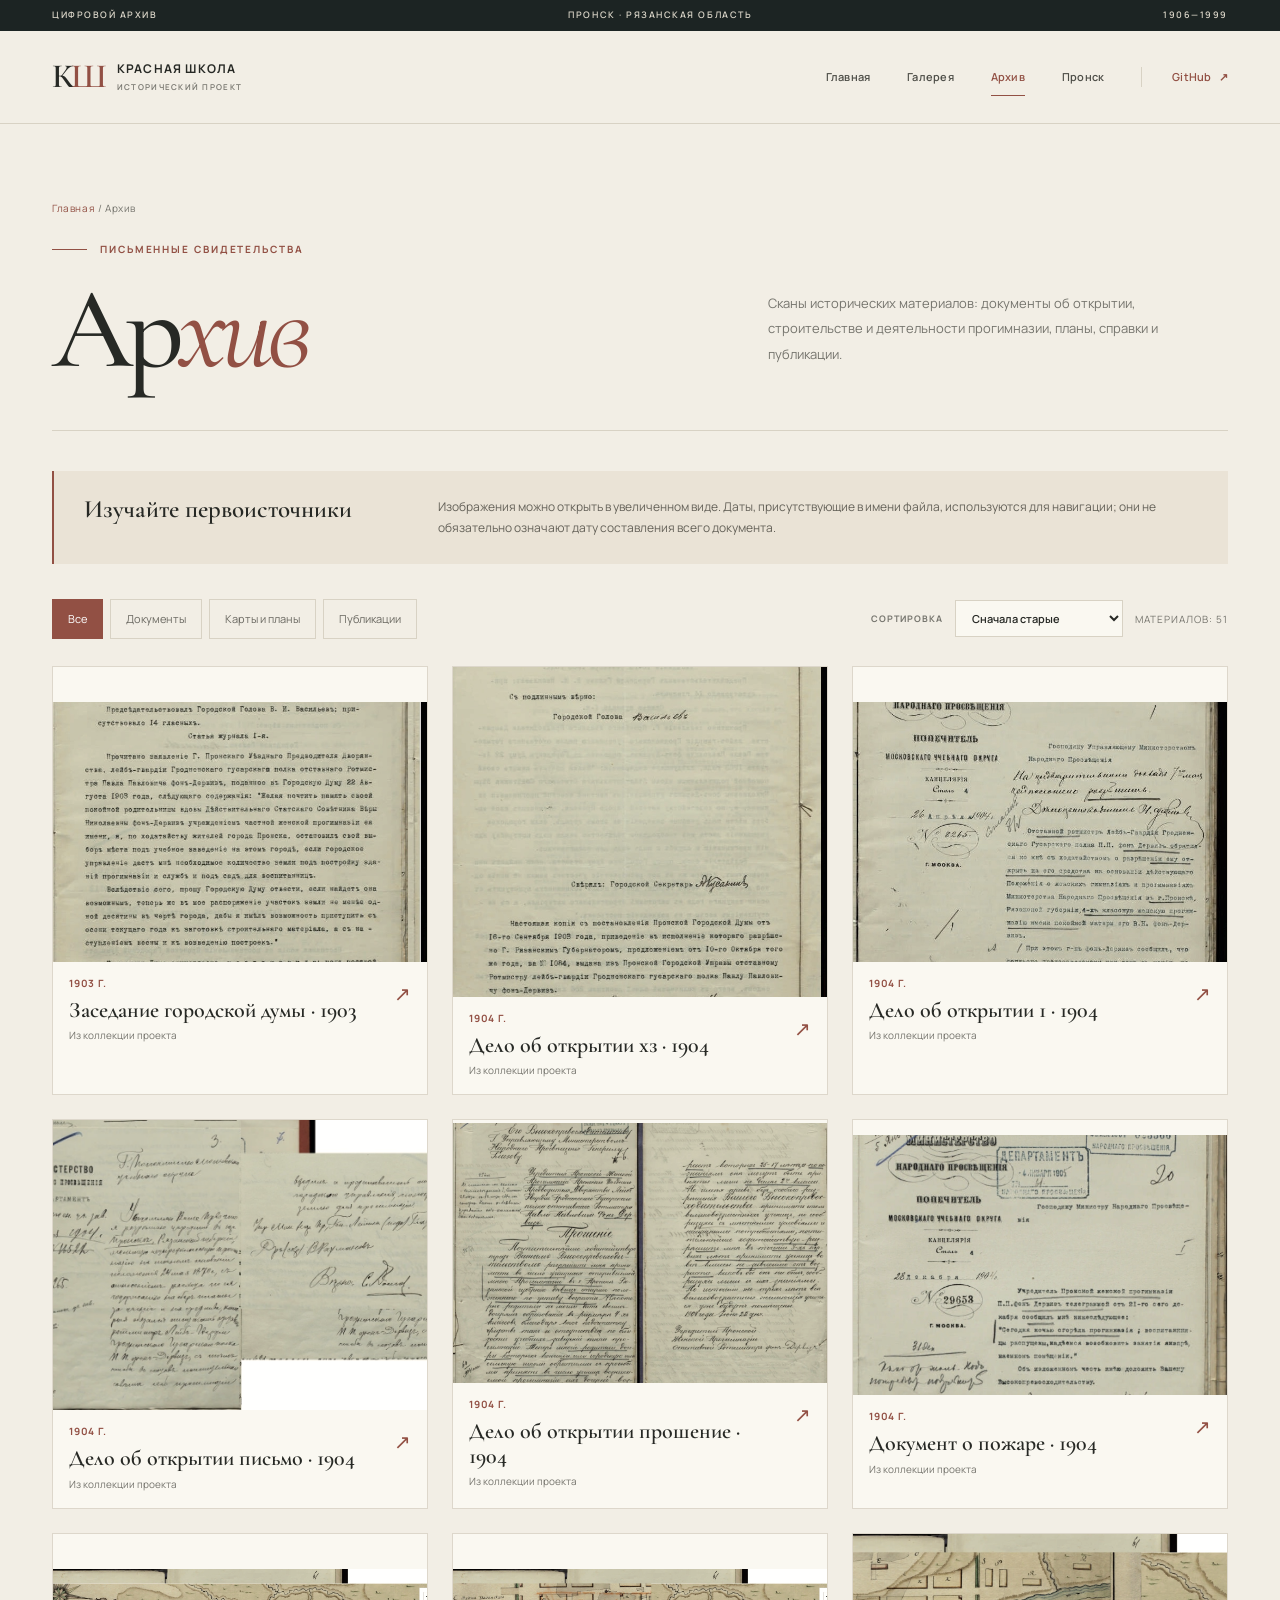
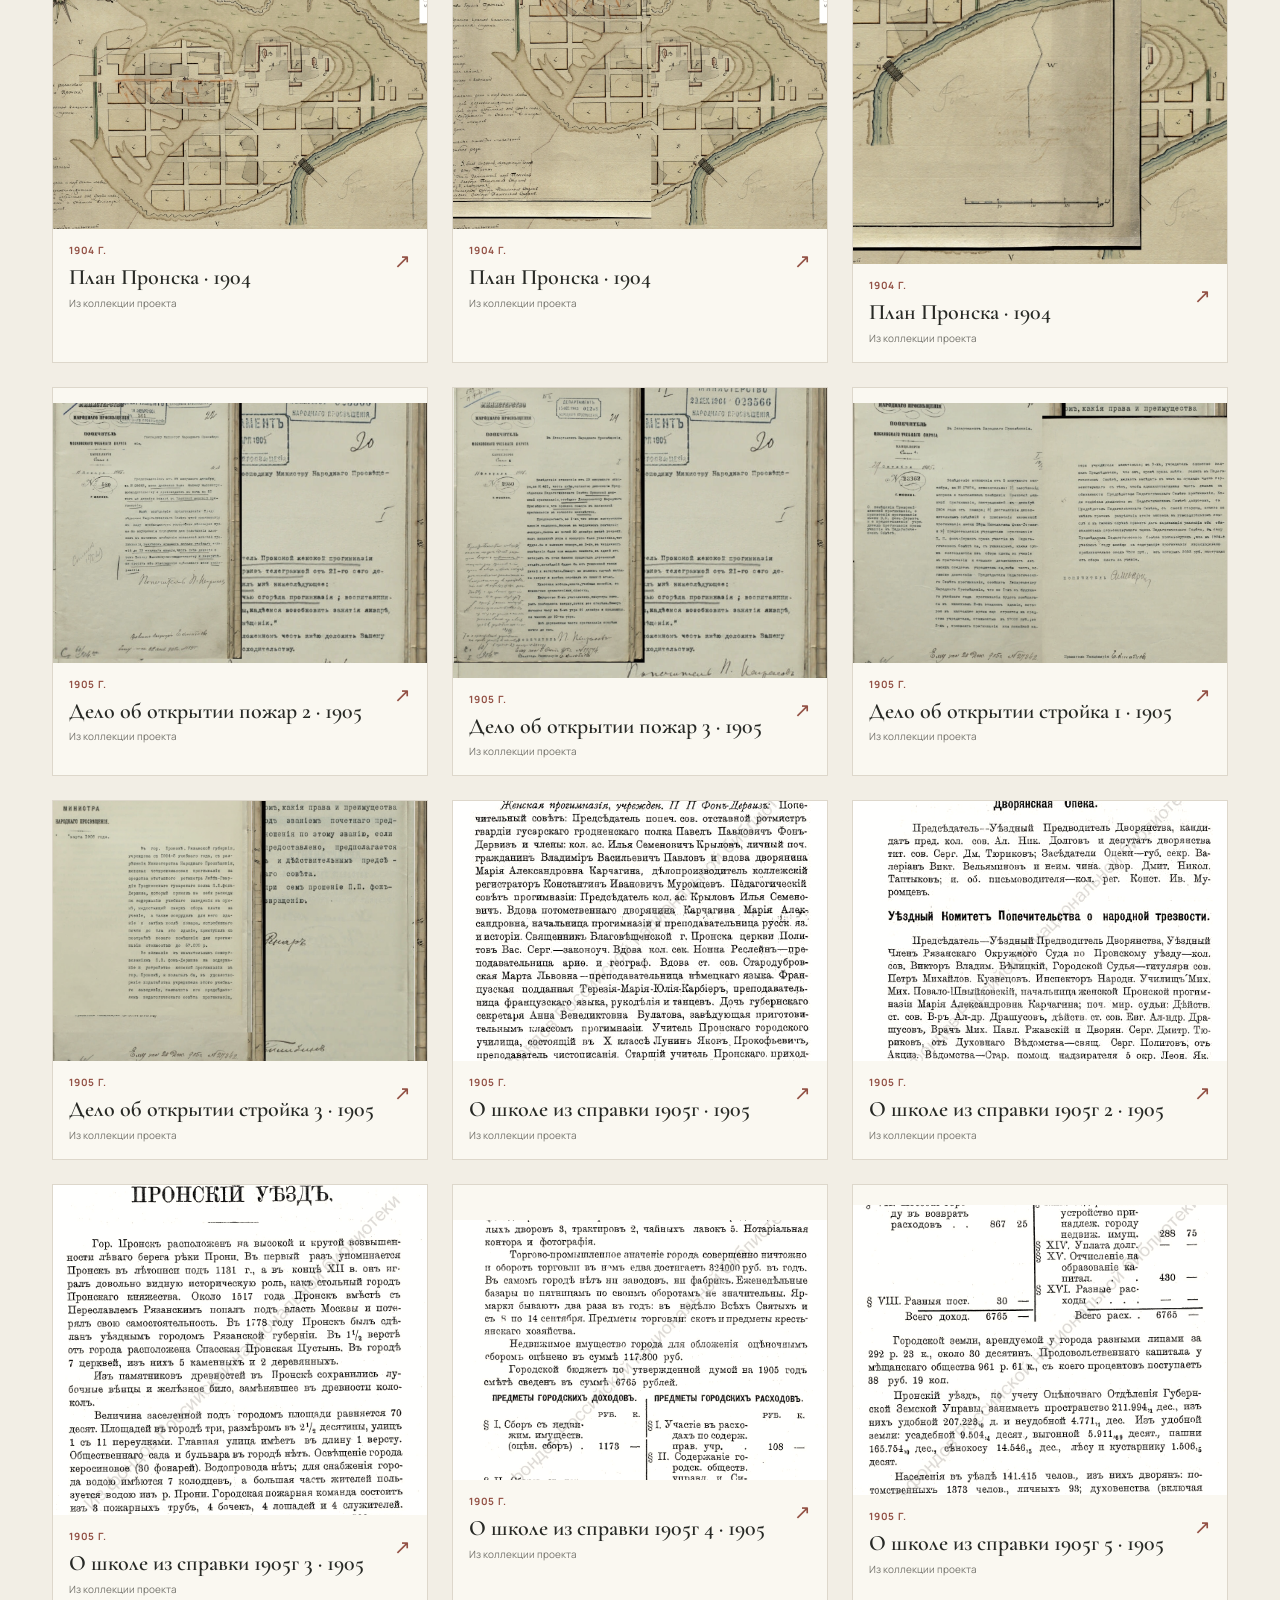
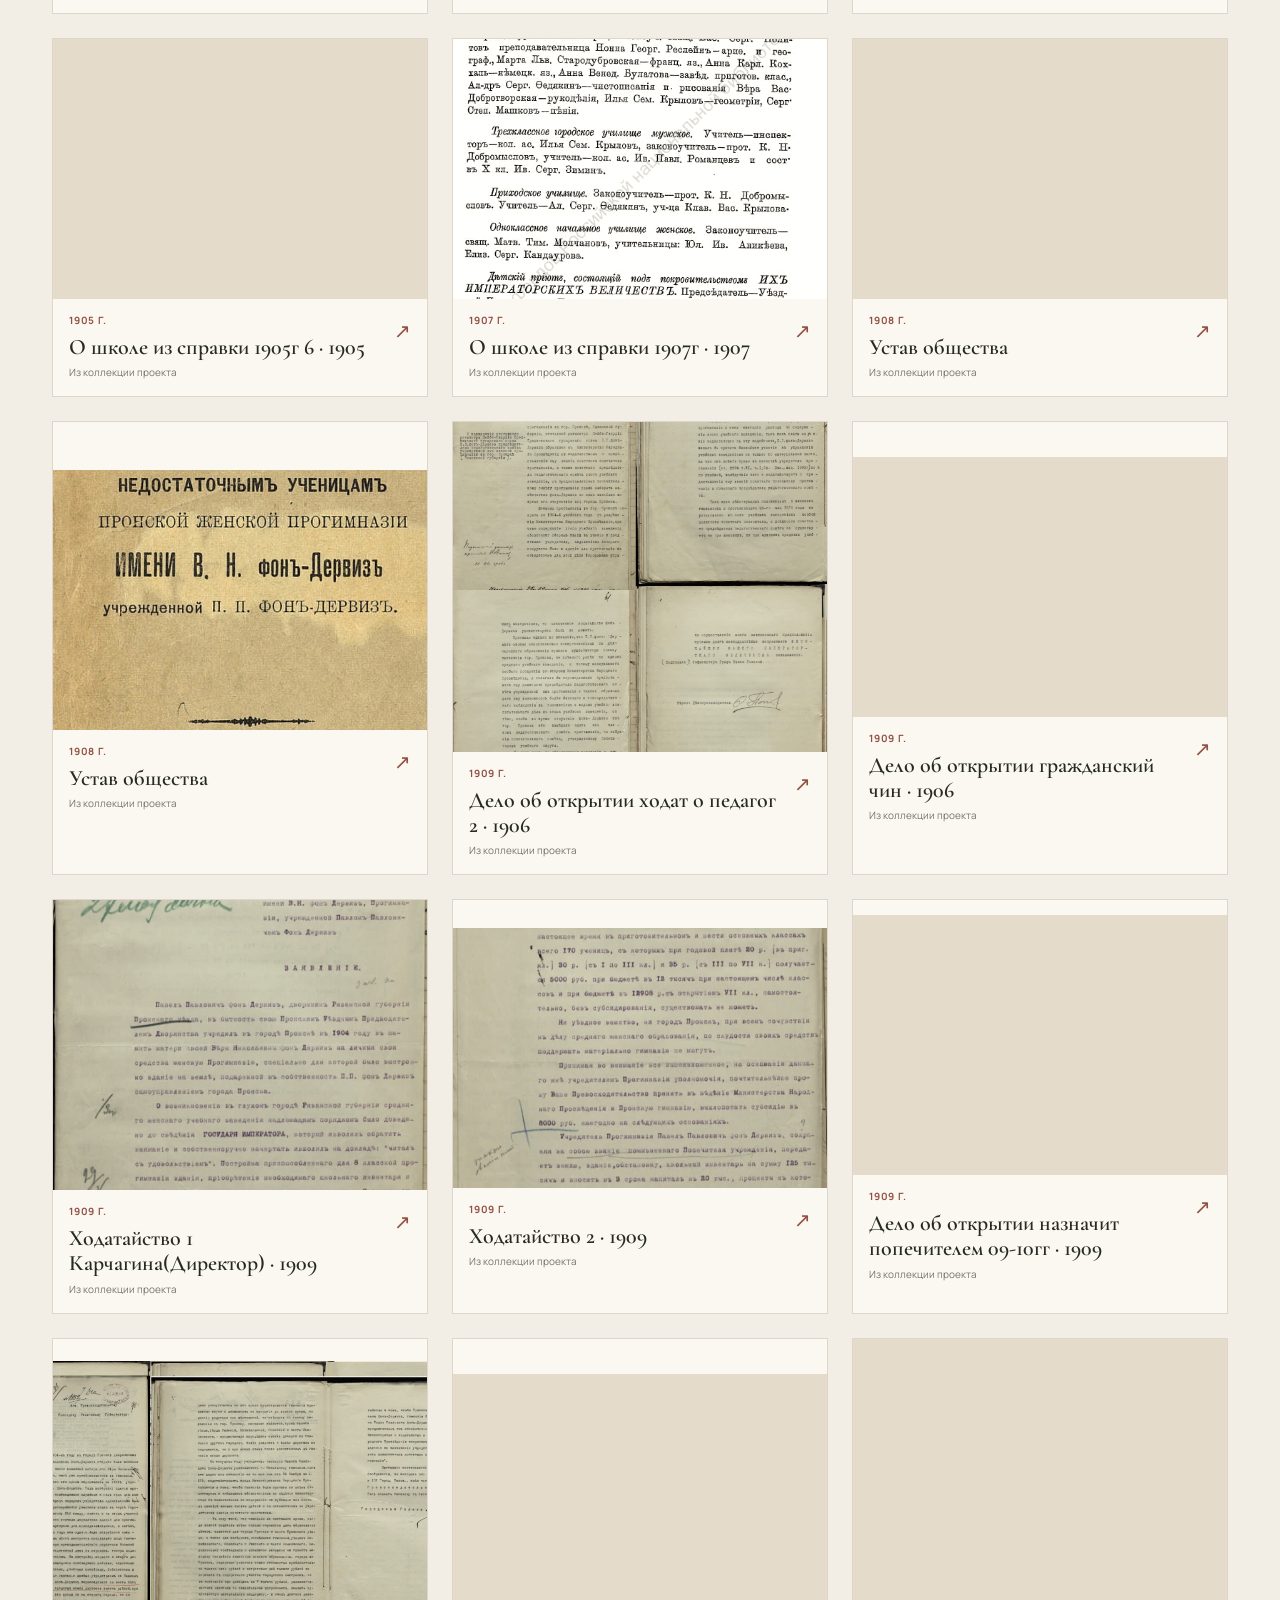
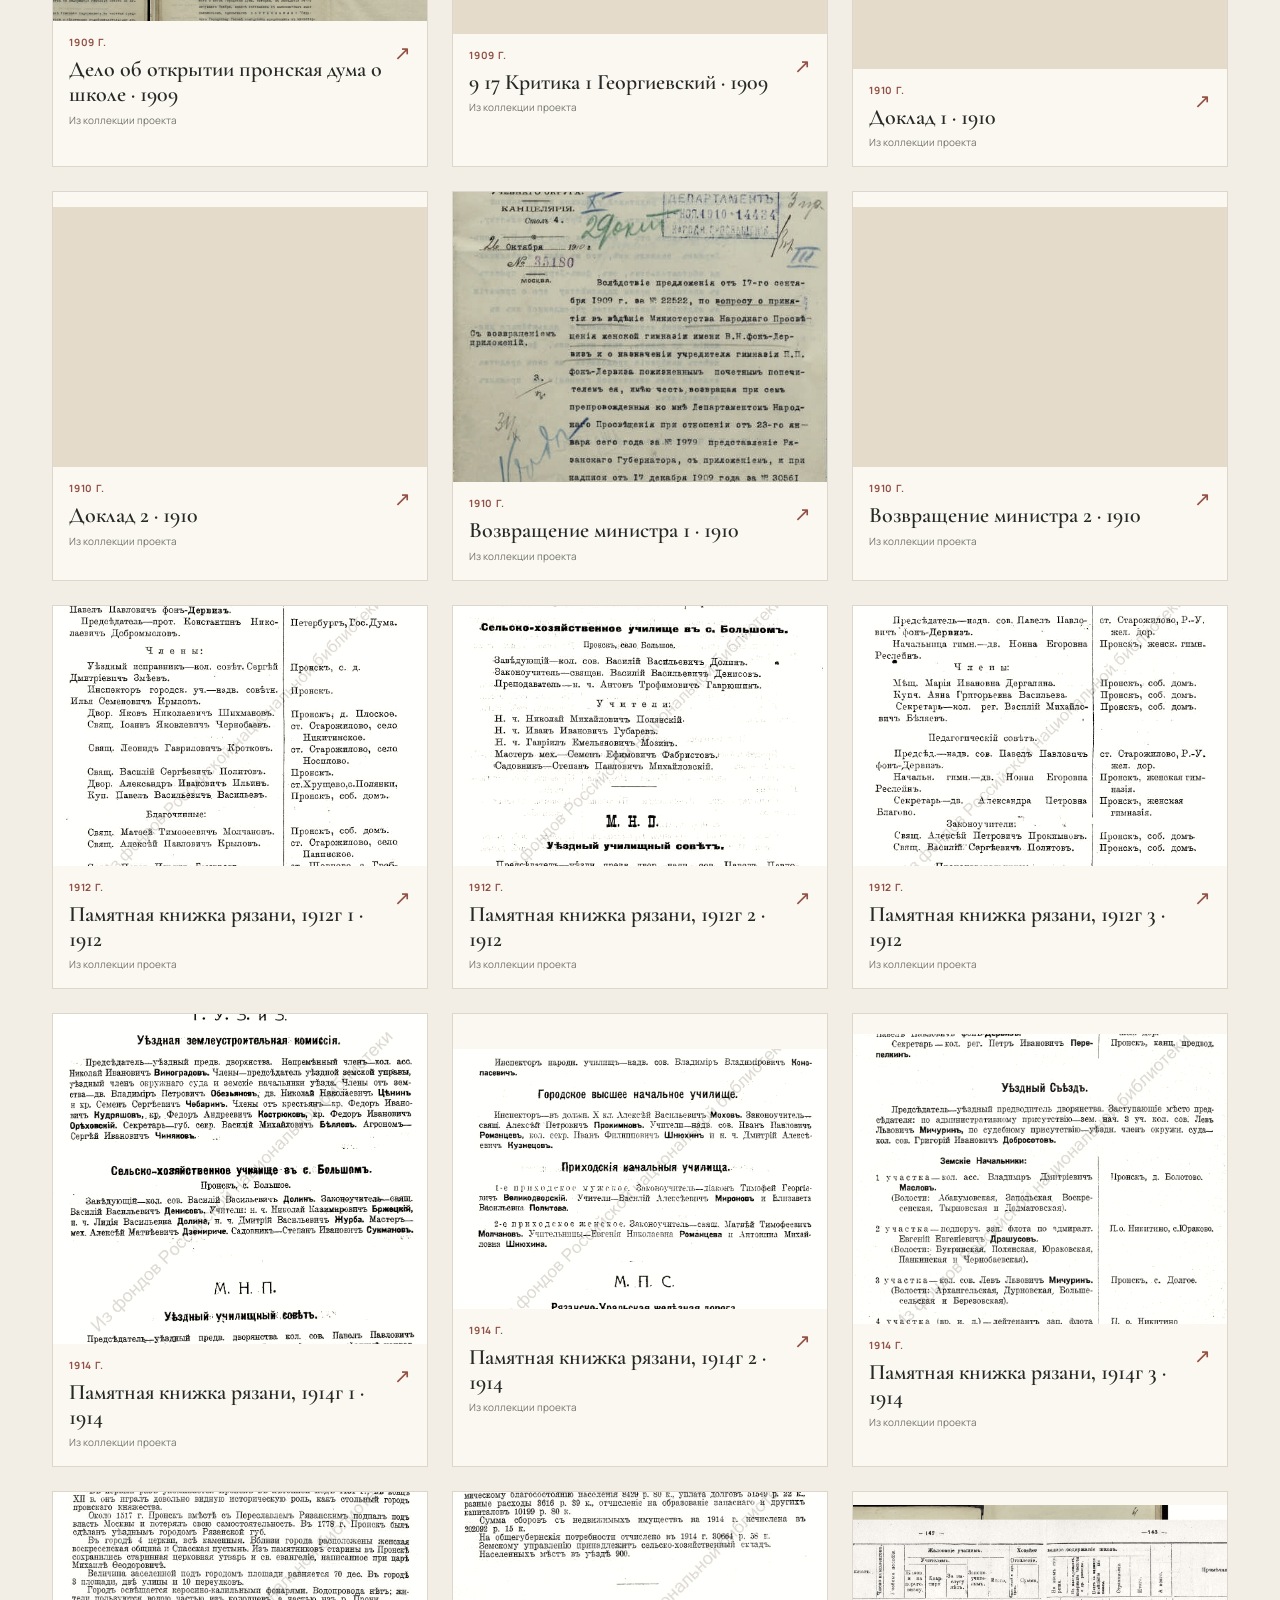
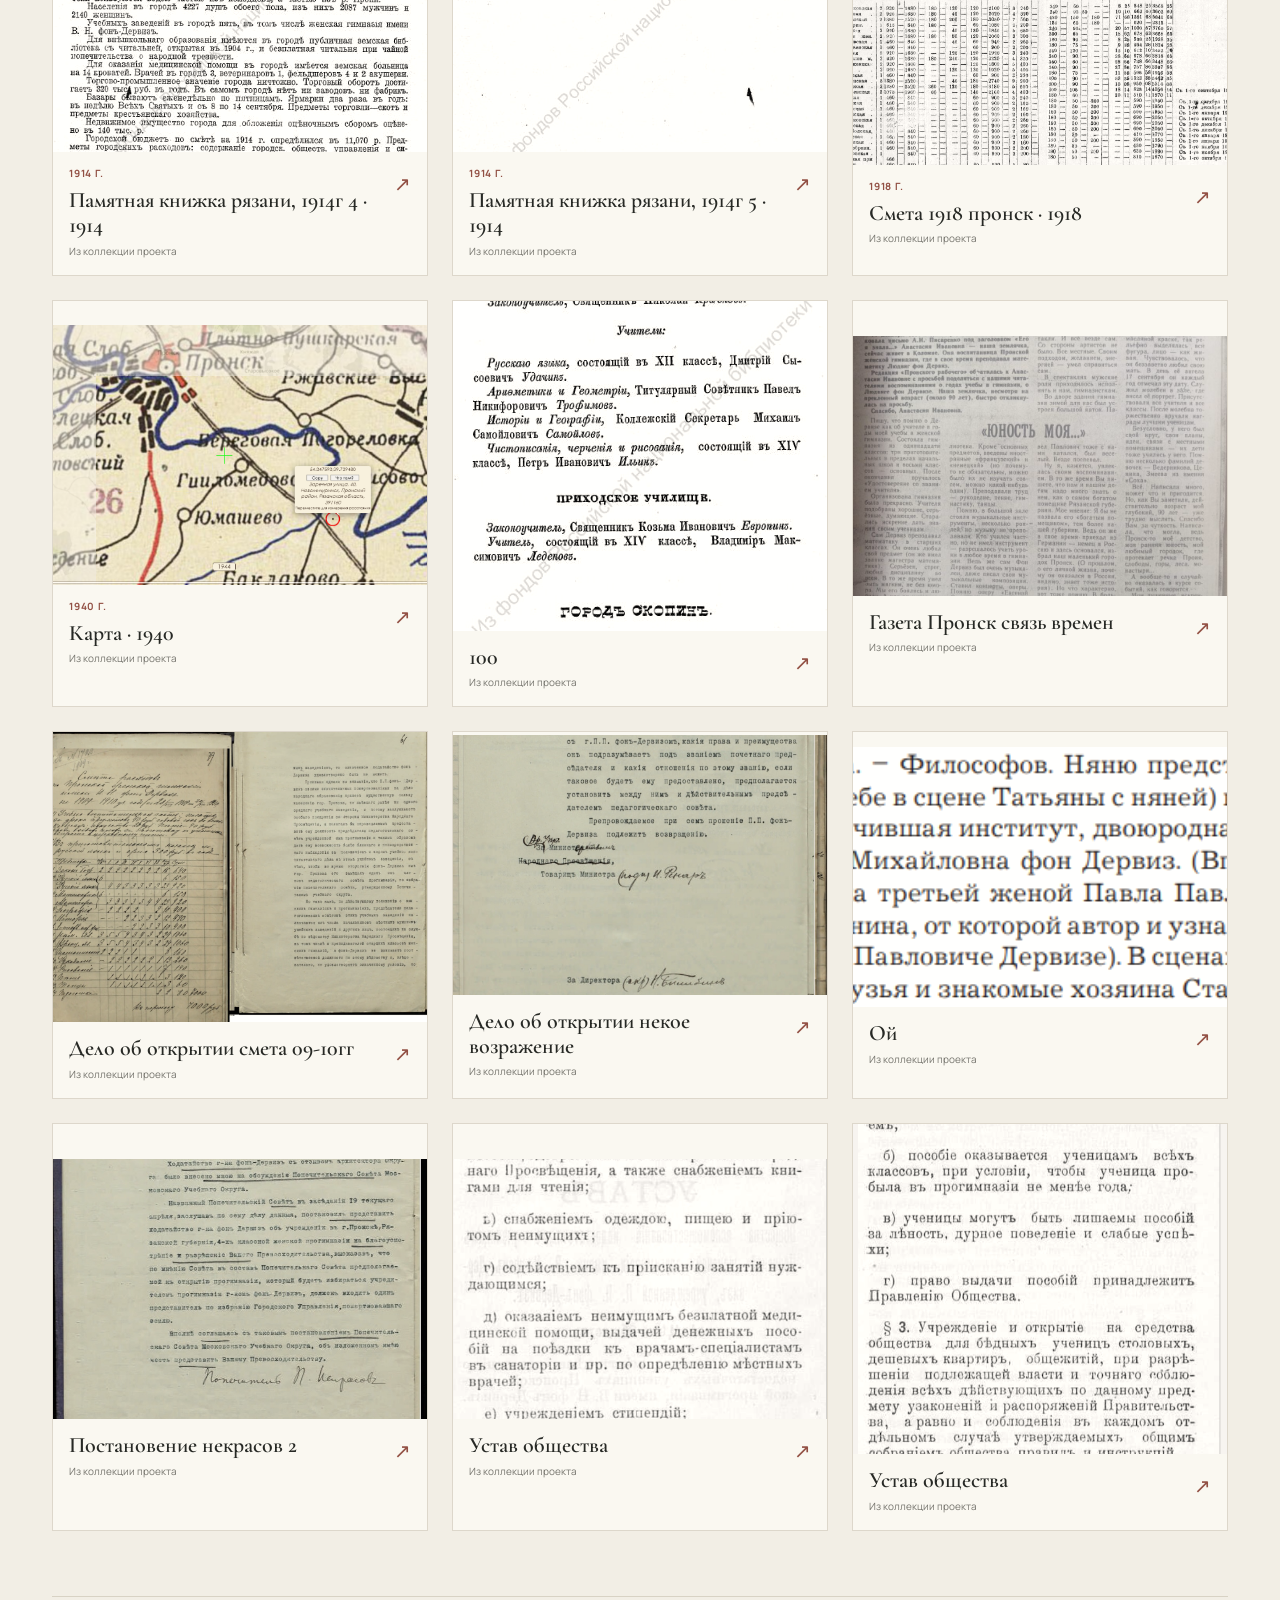
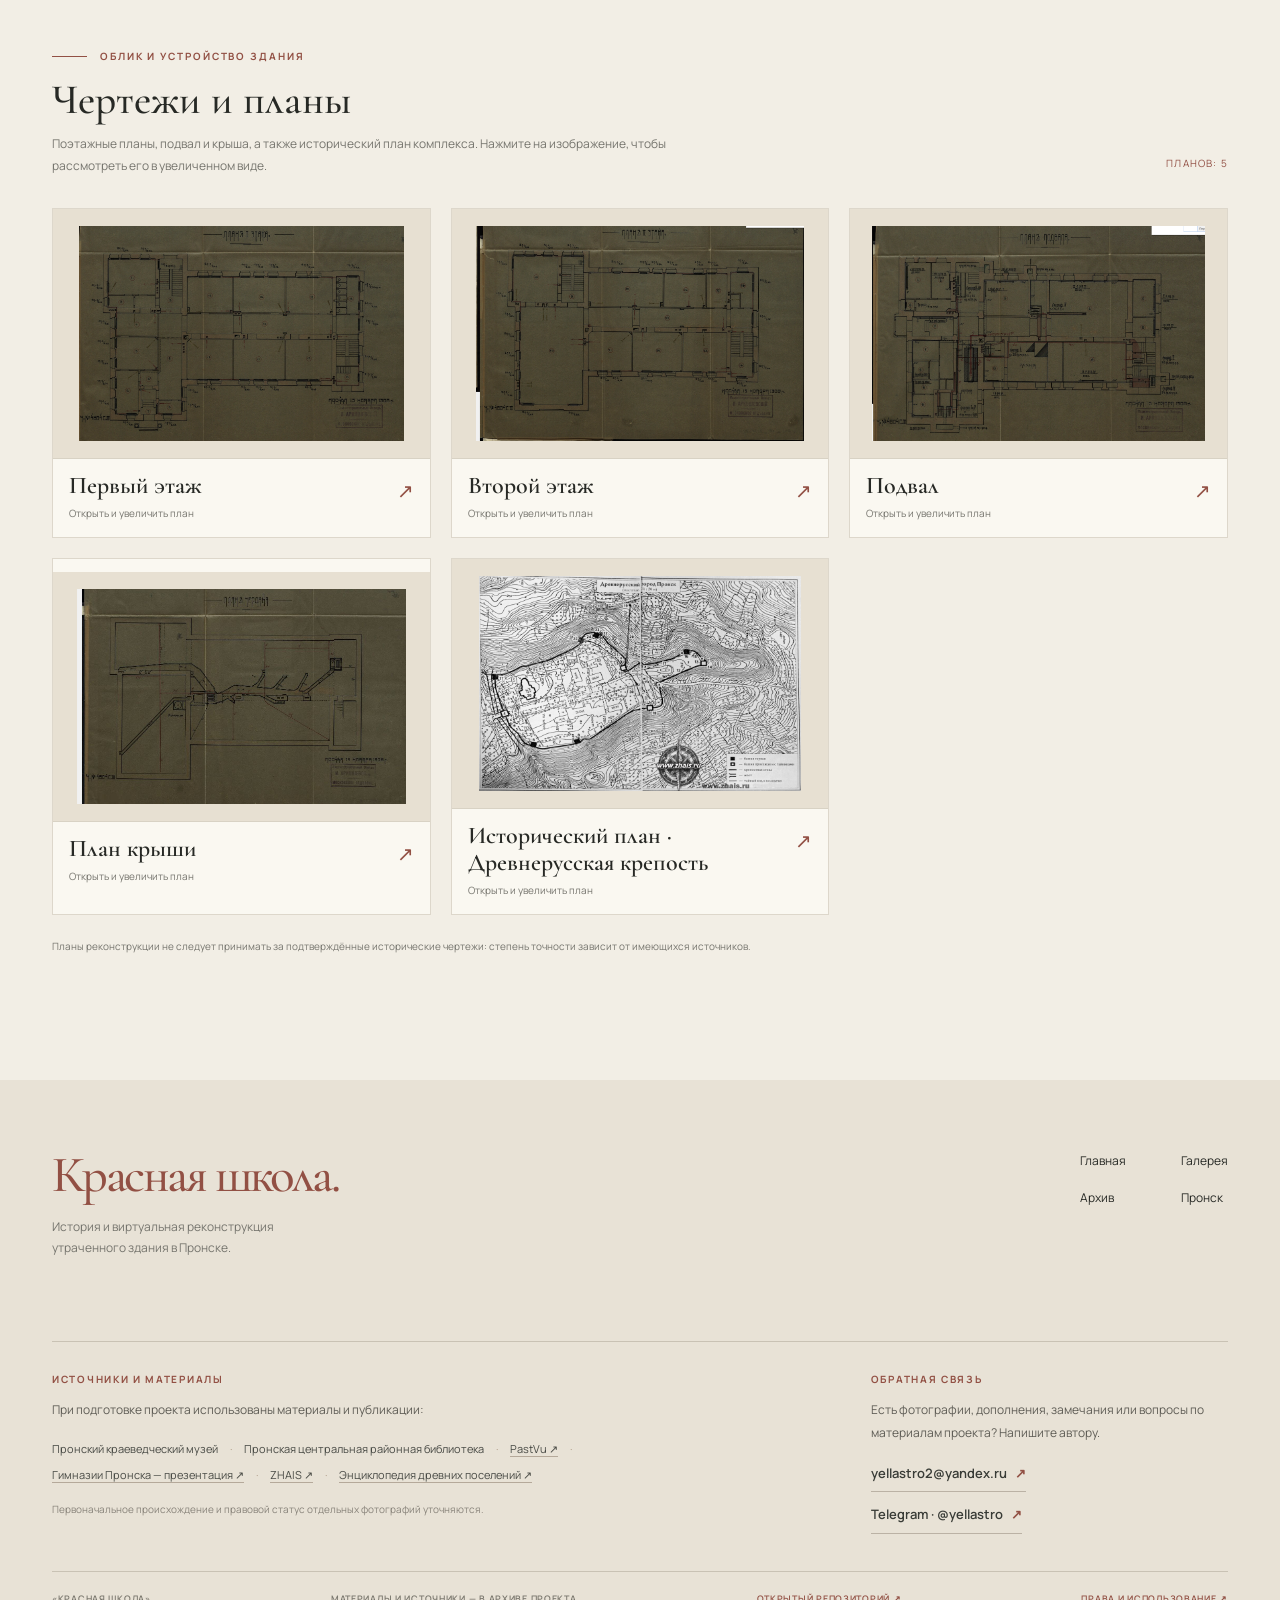
<file: archive.html>
<!DOCTYPE html>

<html lang="ru"><head>
  <link rel="icon" type="image/x-icon" href="./favicon.ico">
  <meta charset="utf-8"/><meta content="width=device-width, initial-scale=1, viewport-fit=cover" name="viewport"/><meta content="#f2eee5" name="theme-color"/><meta content="Архивные сканы, документы и исторические планы Красной школы Пронска." name="description"/><title>Архив документов — Красная школа</title><link href="https://fonts.googleapis.com" rel="preconnect"/><link crossorigin="" href="https://fonts.gstatic.com" rel="preconnect"/><link href="https://fonts.googleapis.com/css2?family=Cormorant+Garamond:wght@400;500;600;700&amp;family=Manrope:wght@400;500;600;700&amp;display=swap" rel="stylesheet"/><link href="./site/style.css" rel="stylesheet"/><script defer="" src="./site/common.js"></script><script defer="True" src="./site/content-loader.js"></script><script defer="" src="./site/media-pages.js"></script></head><body data-collection="archive"><a class="skip-link" href="#content">К содержимому</a><div class="announcement"><div class="container announcement-inner"><span data-content="site.announcement.0">ЦИФРОВОЙ АРХИВ</span><span data-content="site.announcement.1">ПРОНСК · РЯЗАНСКАЯ ОБЛАСТЬ</span><span data-content="site.announcement.2">1906—1999</span></div></div><header class="site-header"><div class="container header-inner"><a class="wordmark" href="./index.html"><span class="wordmark-icon">К<span>Ш</span></span><span class="wordmark-meta"><span data-content="site.wordmark">КРАСНАЯ ШКОЛА </span><small data-content="site.wordmarkSubtitle">ИСТОРИЧЕСКИЙ ПРОЕКТ</small></span></a><button aria-controls="main-nav" aria-expanded="false" aria-label="Открыть меню" class="nav-toggle" type="button"><span></span><span></span><span></span></button><nav aria-label="Основная навигация" class="main-nav" id="main-nav"><a href="./index.html"><span data-content="site.nav.0">Главная</span></a><a href="./gallery.html"><span data-content="site.nav.1">Галерея</span></a><a aria-current="page" class="active" href="./archive.html"><span data-content="site.nav.2">Архив</span></a><a href="./pronsk.html"><span data-content="site.nav.3">Пронск</span></a><a class="nav-external" href="https://github.com/Yellastro2/Red-School-Pronsk" rel="noopener noreferrer" target="_blank"><span data-content="site.nav.4">GitHub ↗</span> <span aria-hidden="true">↗</span></a></nav></div></header><main id="content"><section class="inner-hero container"><div class="breadcrumb"><a data-content="site.nav.0" href="./index.html">Главная</a> / Архив</div><p class="eyebrow"><span class="accent-line"></span> ПИСЬМЕННЫЕ СВИДЕТЕЛЬСТВА</p><div class="inner-hero-row"><h1>Ар<em>хив</em></h1><p class="inner-hero-intro">Сканы исторических материалов: документы об открытии, строительстве и деятельности прогимназии, планы, справки и публикации.</p></div></section><section class="container collection-layout"><div class="feature-note"><strong>Изучайте первоисточники</strong><p>Изображения можно открыть в увеличенном виде. Даты, присутствующие в имени файла, используются для навигации; они не обязательно означают дату составления всего документа.</p></div><div class="collection-tools"><div aria-label="Фильтры архива" class="filter-list" id="media-filters"></div><div class="collection-order"><label class="sort-label" for="media-sort">СОРТИРОВКА</label><select aria-label="Сортировка материалов" class="media-sort" id="media-sort"><option selected="selected" value="oldest">Сначала старые</option><option value="newest">Сначала новые</option></select><div aria-live="polite" class="gallery-count" id="media-count"></div></div></div><div class="media-grid" id="media-grid"></div><section aria-labelledby="plans-heading" class="document-section plans-section">
<div class="plans-heading-row">
<div>
<p class="eyebrow"><span class="accent-line"></span> ОБЛИК И УСТРОЙСТВО ЗДАНИЯ</p>
<h2 id="plans-heading">Чертежи и планы</h2>
<p class="plans-intro">Поэтажные планы, подвал и крыша, а также исторический план комплекса. Нажмите на изображение, чтобы рассмотреть его в увеличенном виде.</p>
</div>
<span aria-live="polite" class="plans-count" id="plans-count"></span>
</div>
<div aria-label="Галерея чертежей и планов" class="plans-grid" id="plans-grid"></div>
<p class="tiny-note">Планы реконструкции не следует принимать за подтверждённые исторические чертежи: степень точности зависит от имеющихся источников.</p>
</section></section></main><footer class="site-footer"><div class="container footer-main"><div><a class="footer-brand" href="./index.html"><span data-content="site.footer.title">Красная школа</span><span>.</span></a><p><span data-content="site.footer.line1">История и виртуальная реконструкция</span><br/><span data-content="site.footer.line2">утраченного здания в Пронске.</span></p></div><nav aria-label="Навигация в подвале"><a data-content="site.nav.0" href="./index.html">Главная</a><a data-content="site.nav.1" href="./gallery.html">Галерея</a><a data-content="site.nav.2" href="./archive.html">Архив</a><a data-content="site.nav.3" href="./pronsk.html">Пронск</a></nav></div>
<div class="container footer-knowledge" aria-label="Источники и обратная связь">
  <section class="footer-knowledge-column" aria-labelledby="footer-sources-heading">
    <h2 class="footer-knowledge-heading" id="footer-sources-heading">Источники и материалы</h2>
    <p class="footer-knowledge-intro">При подготовке проекта использованы материалы и публикации:</p>
    <div class="footer-knowledge-links">
      <span>Пронский краеведческий музей</span>
      <span>Пронская центральная районная библиотека</span>
      <a href="https://pastvu.com/" target="_blank" rel="noopener noreferrer">PastVu ↗</a>
      <a href="https://ppt-online.org/1372641" target="_blank" rel="noopener noreferrer">Гимназии Пронска — презентация ↗</a>
      <a href="https://www.zhais.ru/" target="_blank" rel="noopener noreferrer">ZHAIS ↗</a>
      <a href="https://rznoldenc.ru/tview/77/info" target="_blank" rel="noopener noreferrer">Энциклопедия древних поселений ↗</a>
    </div>
    <p class="footer-knowledge-note">Первоначальное происхождение и правовой статус отдельных фотографий уточняются.</p>
  </section>
  <section class="footer-knowledge-column footer-contacts" aria-labelledby="footer-contact-heading">
    <h2 class="footer-knowledge-heading" id="footer-contact-heading">Обратная связь</h2>
    <p class="footer-knowledge-intro">Есть фотографии, дополнения, замечания или вопросы по материалам проекта? Напишите автору.</p>
    <div class="footer-contact-links">
      <a href="mailto:yellastro2@yandex.ru">yellastro2@yandex.ru <span aria-hidden="true">↗</span></a>
      <a href="https://t.me/yellastro" target="_blank" rel="noopener noreferrer">Telegram · @yellastro <span aria-hidden="true">↗</span></a>
    </div>
  </section>
</div>
<div class="container footer-bottom"><span data-content="site.footer.copyright">«КРАСНАЯ ШКОЛА»</span><span data-content="site.footer.sources">МАТЕРИАЛЫ И ИСТОЧНИКИ — В АРХИВЕ ПРОЕКТА</span><a data-content="site.footer.repo" href="https://github.com/Yellastro2/Red-School-Pronsk" rel="noopener noreferrer" target="_blank">ОТКРЫТЫЙ РЕПОЗИТОРИЙ ↗</a><a href="./rights.html">ПРАВА И ИСПОЛЬЗОВАНИЕ ↗</a></div></footer><div aria-hidden="true" aria-label="Просмотр документа" aria-modal="true" class="media-lightbox" id="media-lightbox" role="dialog"><div class="lightbox-top"><span id="lightbox-counter"></span><button aria-label="Увеличить план" aria-pressed="false" class="lightbox-zoom" hidden="" id="lightbox-zoom" type="button">Увеличить +</button><button aria-label="Закрыть" class="lightbox-close" id="lightbox-close" type="button">✕</button></div><div class="lightbox-stage" id="lightbox-stage"><button aria-label="Предыдущий документ" class="lightbox-arrow lightbox-prev" id="lightbox-prev" type="button">‹</button><div id="lightbox-content" style="display:flex;justify-content:center;align-items:center;width:100%;height:100%;min-height:0"></div><button aria-label="Следующий документ" class="lightbox-arrow lightbox-next" id="lightbox-next" type="button">›</button></div><div class="lightbox-caption"><div><p class="lightbox-date" hidden="" id="lightbox-date"></p><h2 id="lightbox-title"></h2><p id="lightbox-desc"></p></div><div class="lightbox-source" id="lightbox-source"></div></div></div></body></html>
</file>
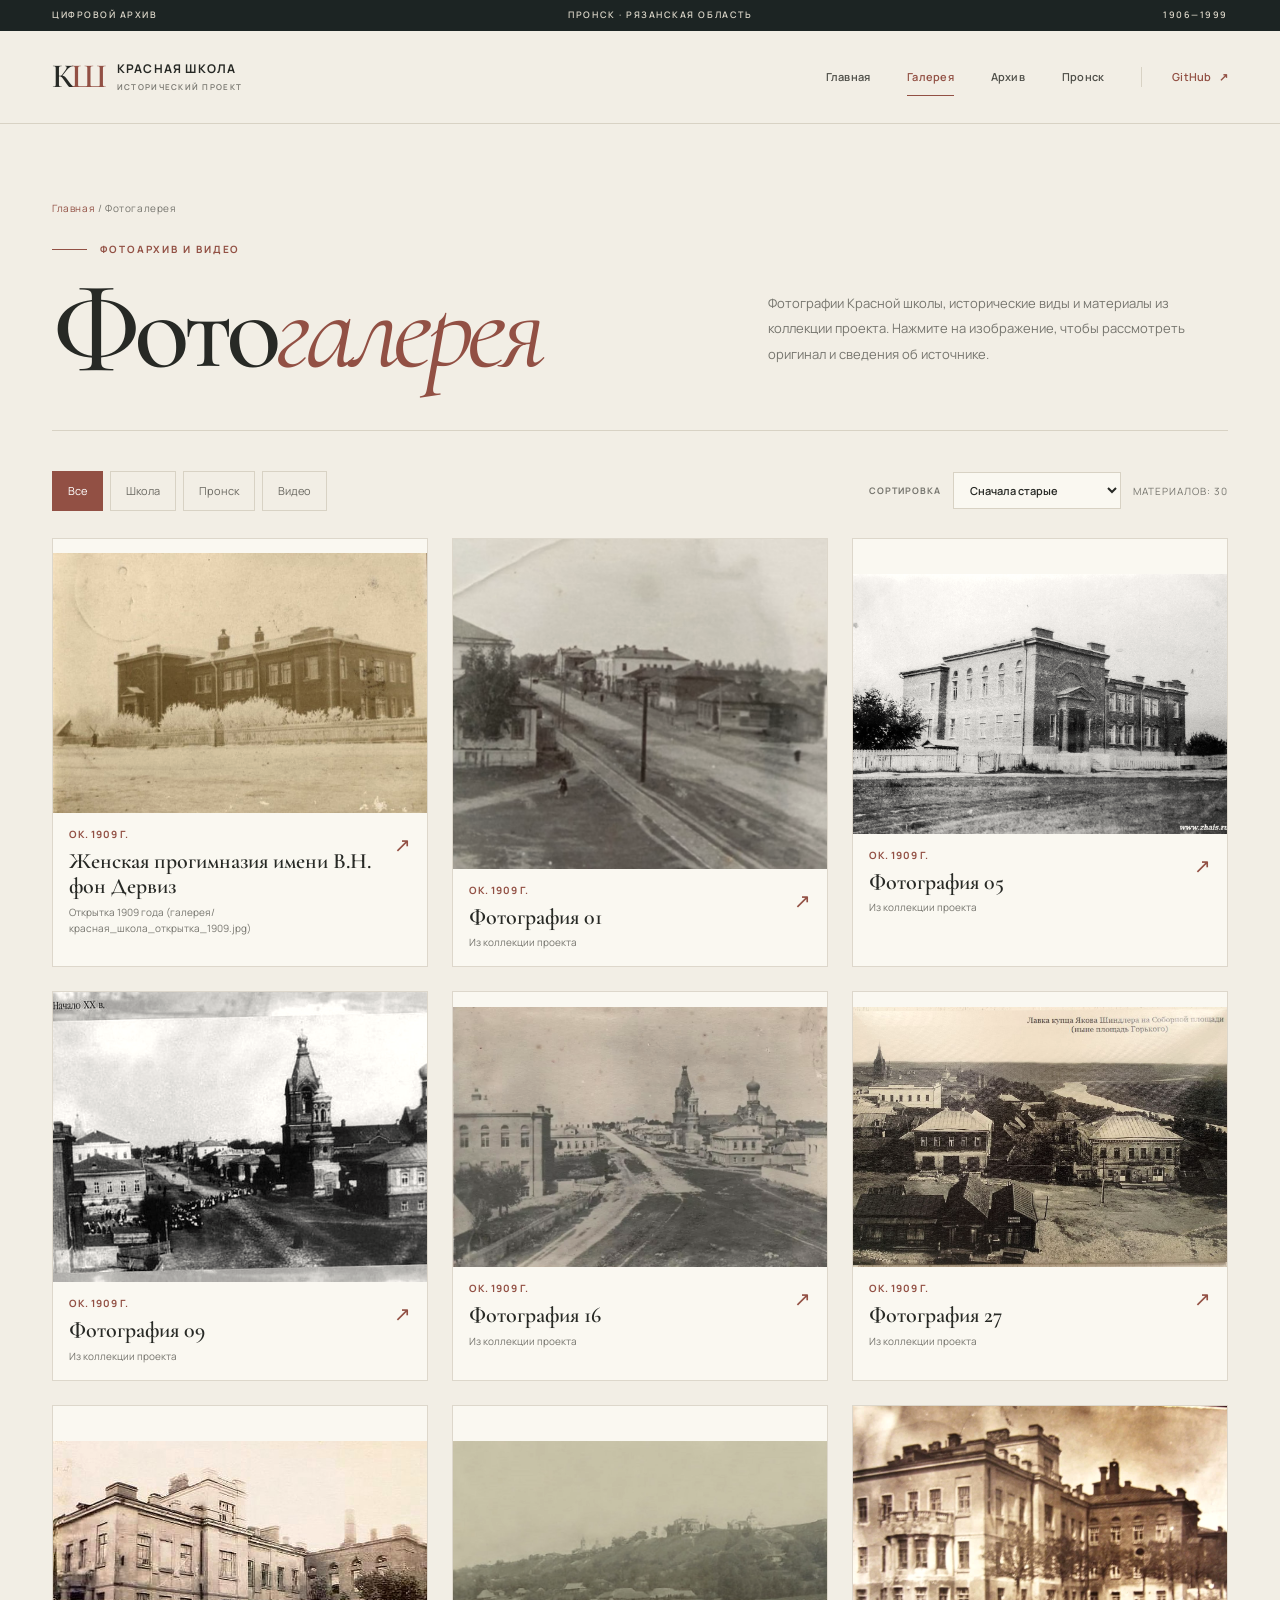
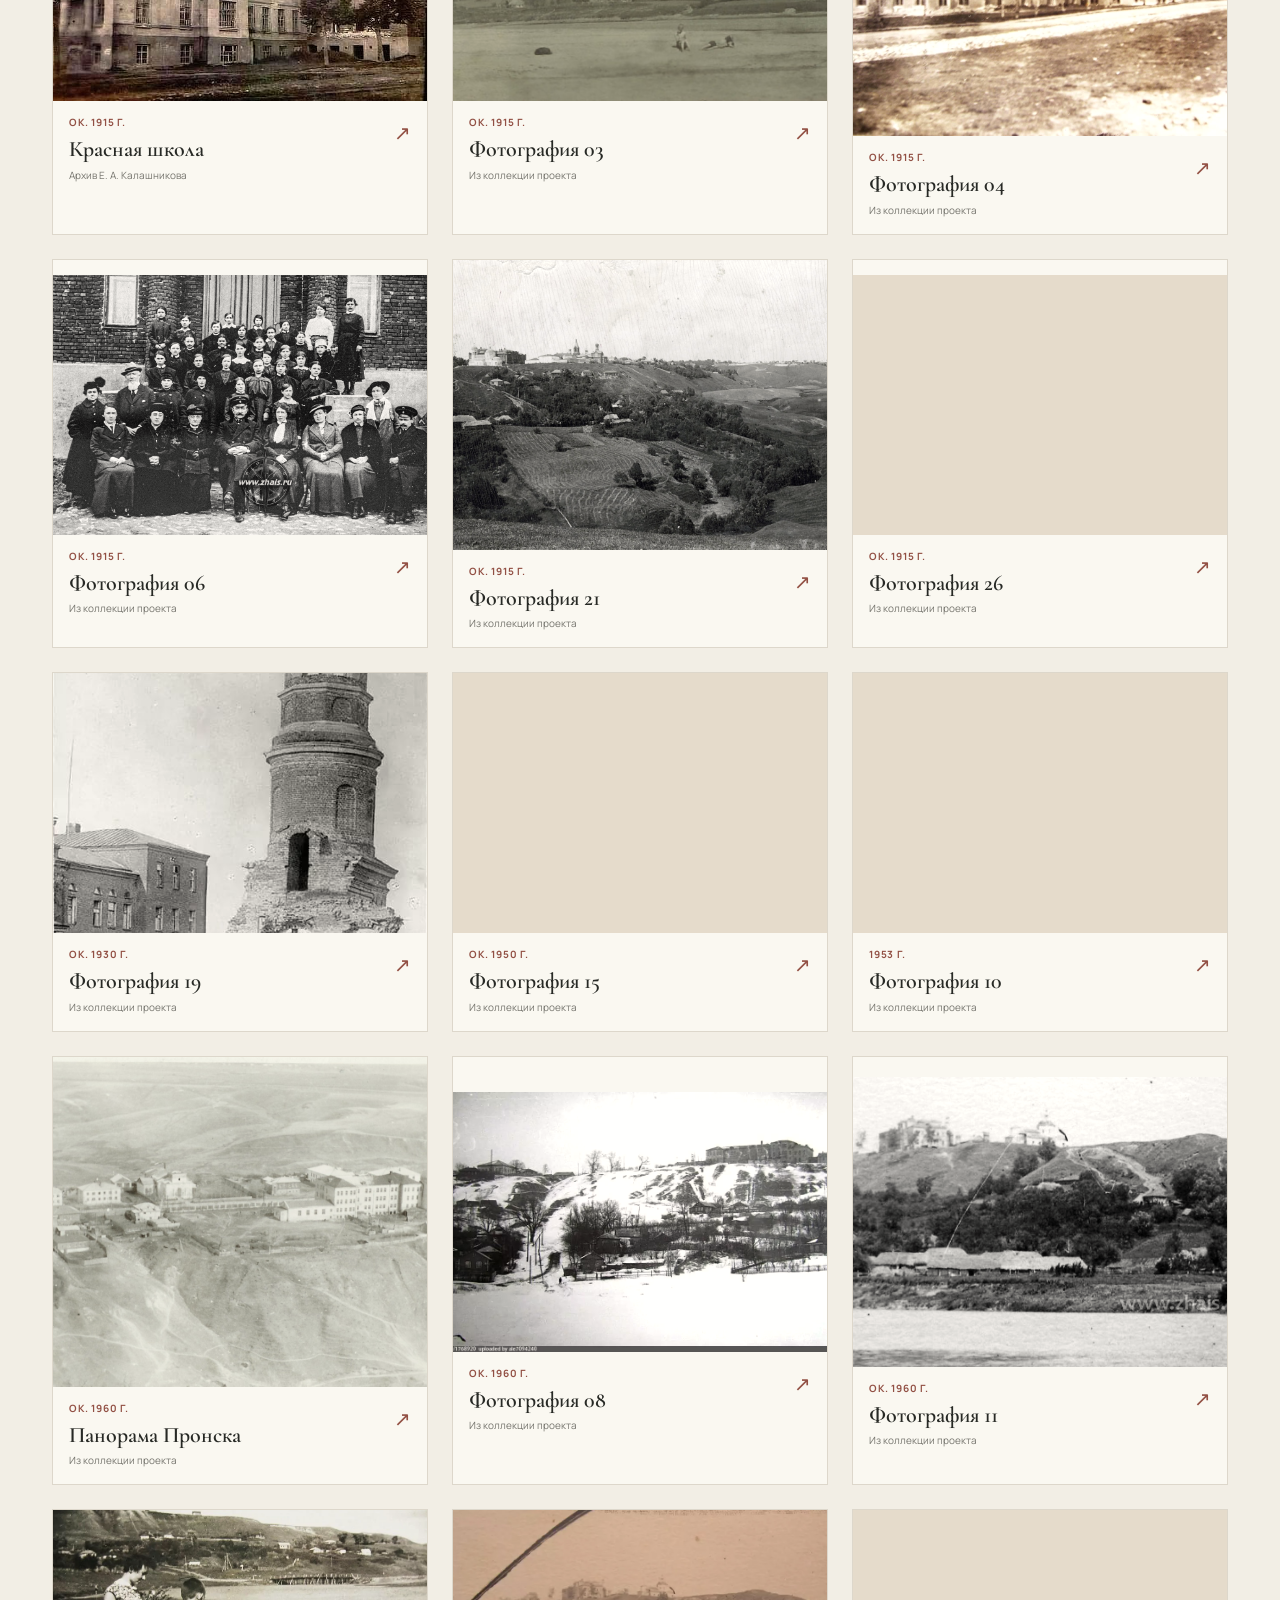
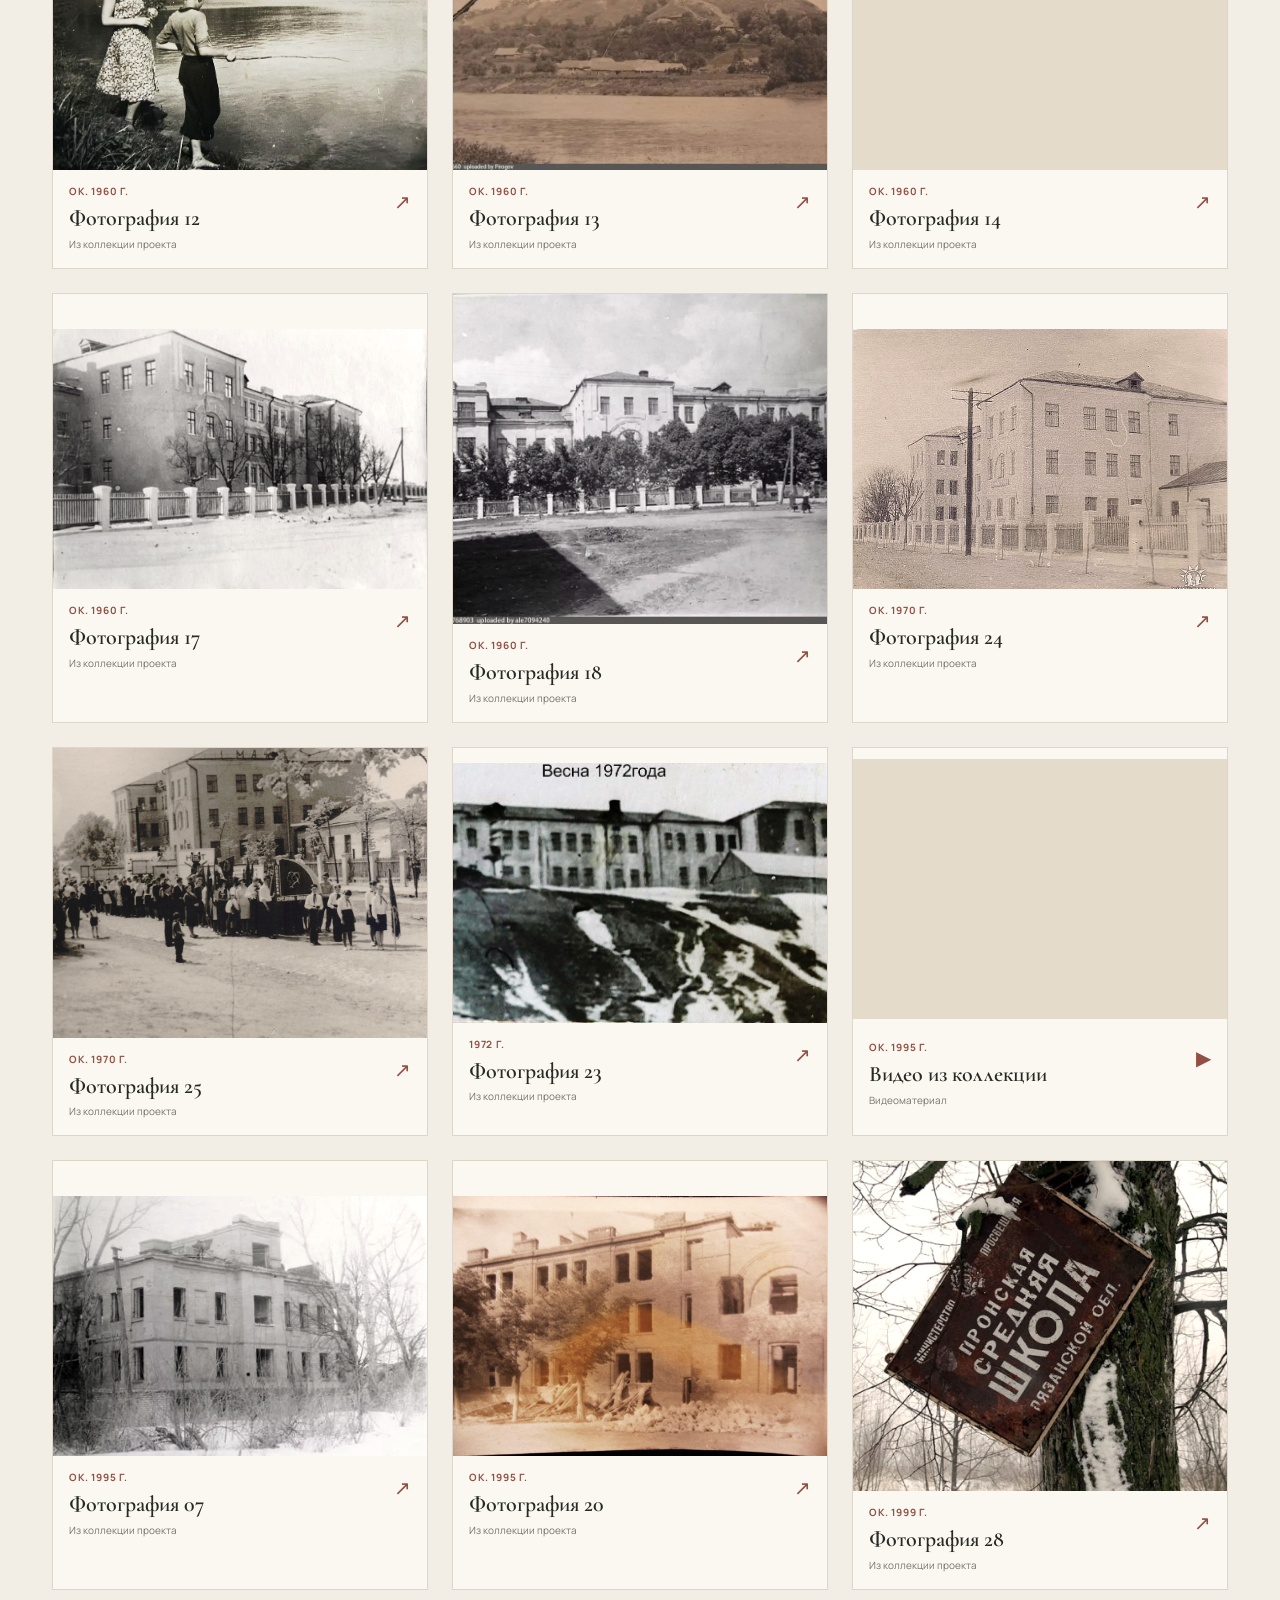
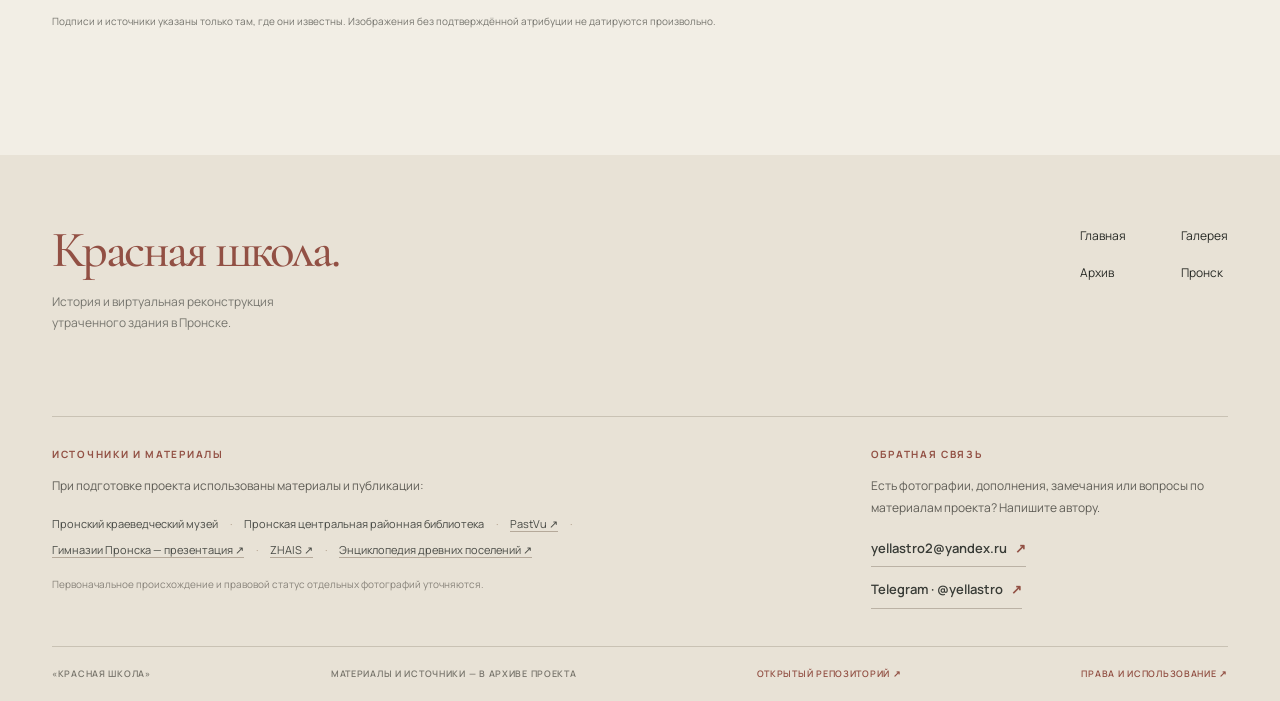
<file: gallery.html>
<!DOCTYPE html>

<html lang="ru"><head>
  <link rel="icon" type="image/x-icon" href="./favicon.ico">
  <meta charset="utf-8"/><meta content="width=device-width, initial-scale=1, viewport-fit=cover" name="viewport"/>
  <meta content="#f2eee5" name="theme-color"/><meta content="Исторические фотографии и видео Красной школы Пронска." name="description"/><title>Фотогалерея — Красная школа</title><link href="https://fonts.googleapis.com" rel="preconnect"/><link crossorigin="" href="https://fonts.gstatic.com" rel="preconnect"/><link href="https://fonts.googleapis.com/css2?family=Cormorant+Garamond:wght@400;500;600;700&amp;family=Manrope:wght@400;500;600;700&amp;display=swap" rel="stylesheet"/><link href="./site/style.css" rel="stylesheet"/><script defer="" src="./site/common.js"></script><script defer="True" src="./site/content-loader.js"></script><script defer="" src="./site/media-pages.js"></script></head><body data-collection="gallery"><a class="skip-link" href="#content">К содержимому</a><div class="announcement"><div class="container announcement-inner"><span data-content="site.announcement.0">ЦИФРОВОЙ АРХИВ</span><span data-content="site.announcement.1">ПРОНСК · РЯЗАНСКАЯ ОБЛАСТЬ</span><span data-content="site.announcement.2">1906—1999</span></div></div><header class="site-header"><div class="container header-inner"><a class="wordmark" href="./index.html"><span class="wordmark-icon">К<span>Ш</span></span><span class="wordmark-meta"><span data-content="site.wordmark">КРАСНАЯ ШКОЛА </span><small data-content="site.wordmarkSubtitle">ИСТОРИЧЕСКИЙ ПРОЕКТ</small></span></a><button aria-controls="main-nav" aria-expanded="false" aria-label="Открыть меню" class="nav-toggle" type="button"><span></span><span></span><span></span></button><nav aria-label="Основная навигация" class="main-nav" id="main-nav"><a href="./index.html"><span data-content="site.nav.0">Главная</span></a><a aria-current="page" class="active" href="./gallery.html"><span data-content="site.nav.1">Галерея</span></a><a href="./archive.html"><span data-content="site.nav.2">Архив</span></a><a href="./pronsk.html"><span data-content="site.nav.3">Пронск</span></a><a class="nav-external" href="https://github.com/Yellastro2/Red-School-Pronsk" rel="noopener noreferrer" target="_blank"><span data-content="site.nav.4">GitHub ↗</span> <span aria-hidden="true">↗</span></a></nav></div></header><main id="content"><section class="inner-hero container"><div class="breadcrumb"><a data-content="site.nav.0" href="./index.html">Главная</a> / Фотогалерея</div><p class="eyebrow"><span class="accent-line"></span> ФОТОАРХИВ И ВИДЕО</p><div class="inner-hero-row"><h1>Фото<em>галерея</em></h1><p class="inner-hero-intro">Фотографии Красной школы, исторические виды и материалы из коллекции проекта. Нажмите на изображение, чтобы рассмотреть оригинал и сведения об источнике.</p></div></section><section class="container collection-layout"><div class="collection-tools"><div aria-label="Фильтры галереи" class="filter-list" id="media-filters"></div><div class="collection-order"><label class="sort-label" for="media-sort">СОРТИРОВКА</label>
    <select id="media-sort" class="media-sort" aria-label="Сортировка материалов">
        <option value="oldest">Сначала старые</option>
        <option value="newest">Сначала новые</option>
    </select><div class="gallery-count" id="media-count" aria-live="polite"></div></div></div><div class="media-grid" id="media-grid"></div><p class="tiny-note">Подписи и источники указаны только там, где они известны. Изображения без подтверждённой атрибуции не датируются произвольно.</p></section></main><footer class="site-footer"><div class="container footer-main"><div><a class="footer-brand" href="./index.html"><span data-content="site.footer.title">Красная школа</span><span>.</span></a><p><span data-content="site.footer.line1">История и виртуальная реконструкция</span><br/><span data-content="site.footer.line2">утраченного здания в Пронске.</span></p></div><nav aria-label="Навигация в подвале"><a data-content="site.nav.0" href="./index.html">Главная</a><a data-content="site.nav.1" href="./gallery.html">Галерея</a><a data-content="site.nav.2" href="./archive.html">Архив</a><a data-content="site.nav.3" href="./pronsk.html">Пронск</a></nav></div>
<div class="container footer-knowledge" aria-label="Источники и обратная связь">
  <section class="footer-knowledge-column" aria-labelledby="footer-sources-heading">
    <h2 class="footer-knowledge-heading" id="footer-sources-heading">Источники и материалы</h2>
    <p class="footer-knowledge-intro">При подготовке проекта использованы материалы и публикации:</p>
    <div class="footer-knowledge-links">
      <span>Пронский краеведческий музей</span>
      <span>Пронская центральная районная библиотека</span>
      <a href="https://pastvu.com/" target="_blank" rel="noopener noreferrer">PastVu ↗</a>
      <a href="https://ppt-online.org/1372641" target="_blank" rel="noopener noreferrer">Гимназии Пронска — презентация ↗</a>
      <a href="https://www.zhais.ru/" target="_blank" rel="noopener noreferrer">ZHAIS ↗</a>
      <a href="https://rznoldenc.ru/tview/77/info" target="_blank" rel="noopener noreferrer">Энциклопедия древних поселений ↗</a>
    </div>
    <p class="footer-knowledge-note">Первоначальное происхождение и правовой статус отдельных фотографий уточняются.</p>
  </section>
  <section class="footer-knowledge-column footer-contacts" aria-labelledby="footer-contact-heading">
    <h2 class="footer-knowledge-heading" id="footer-contact-heading">Обратная связь</h2>
    <p class="footer-knowledge-intro">Есть фотографии, дополнения, замечания или вопросы по материалам проекта? Напишите автору.</p>
    <div class="footer-contact-links">
      <a href="mailto:yellastro2@yandex.ru">yellastro2@yandex.ru <span aria-hidden="true">↗</span></a>
      <a href="https://t.me/yellastro" target="_blank" rel="noopener noreferrer">Telegram · @yellastro <span aria-hidden="true">↗</span></a>
    </div>
  </section>
</div>
<div class="container footer-bottom"><span data-content="site.footer.copyright">«КРАСНАЯ ШКОЛА»</span><span data-content="site.footer.sources">МАТЕРИАЛЫ И ИСТОЧНИКИ — В АРХИВЕ ПРОЕКТА</span><a data-content="site.footer.repo" href="https://github.com/Yellastro2/Red-School-Pronsk" rel="noopener noreferrer" target="_blank">ОТКРЫТЫЙ РЕПОЗИТОРИЙ ↗</a><a href="./rights.html">ПРАВА И ИСПОЛЬЗОВАНИЕ ↗</a></div></footer><div aria-hidden="true" aria-label="Просмотр изображения" aria-modal="true" class="media-lightbox" id="media-lightbox" role="dialog"><div class="lightbox-top"><span id="lightbox-counter"></span><button aria-label="Закрыть" class="lightbox-close" id="lightbox-close" type="button">✕</button></div><div class="lightbox-stage" id="lightbox-stage"><button aria-label="Предыдущее изображение" class="lightbox-arrow lightbox-prev" id="lightbox-prev" type="button">‹</button><div id="lightbox-content" style="display:flex;justify-content:center;align-items:center;width:100%;height:100%;min-height:0"></div><button aria-label="Следующее изображение" class="lightbox-arrow lightbox-next" id="lightbox-next" type="button">›</button></div><div class="lightbox-caption"><div><p class="lightbox-date" id="lightbox-date" hidden></p><h2 id="lightbox-title"></h2><p id="lightbox-desc"></p></div><div class="lightbox-source" id="lightbox-source"></div></div></div></body></html>
</file>
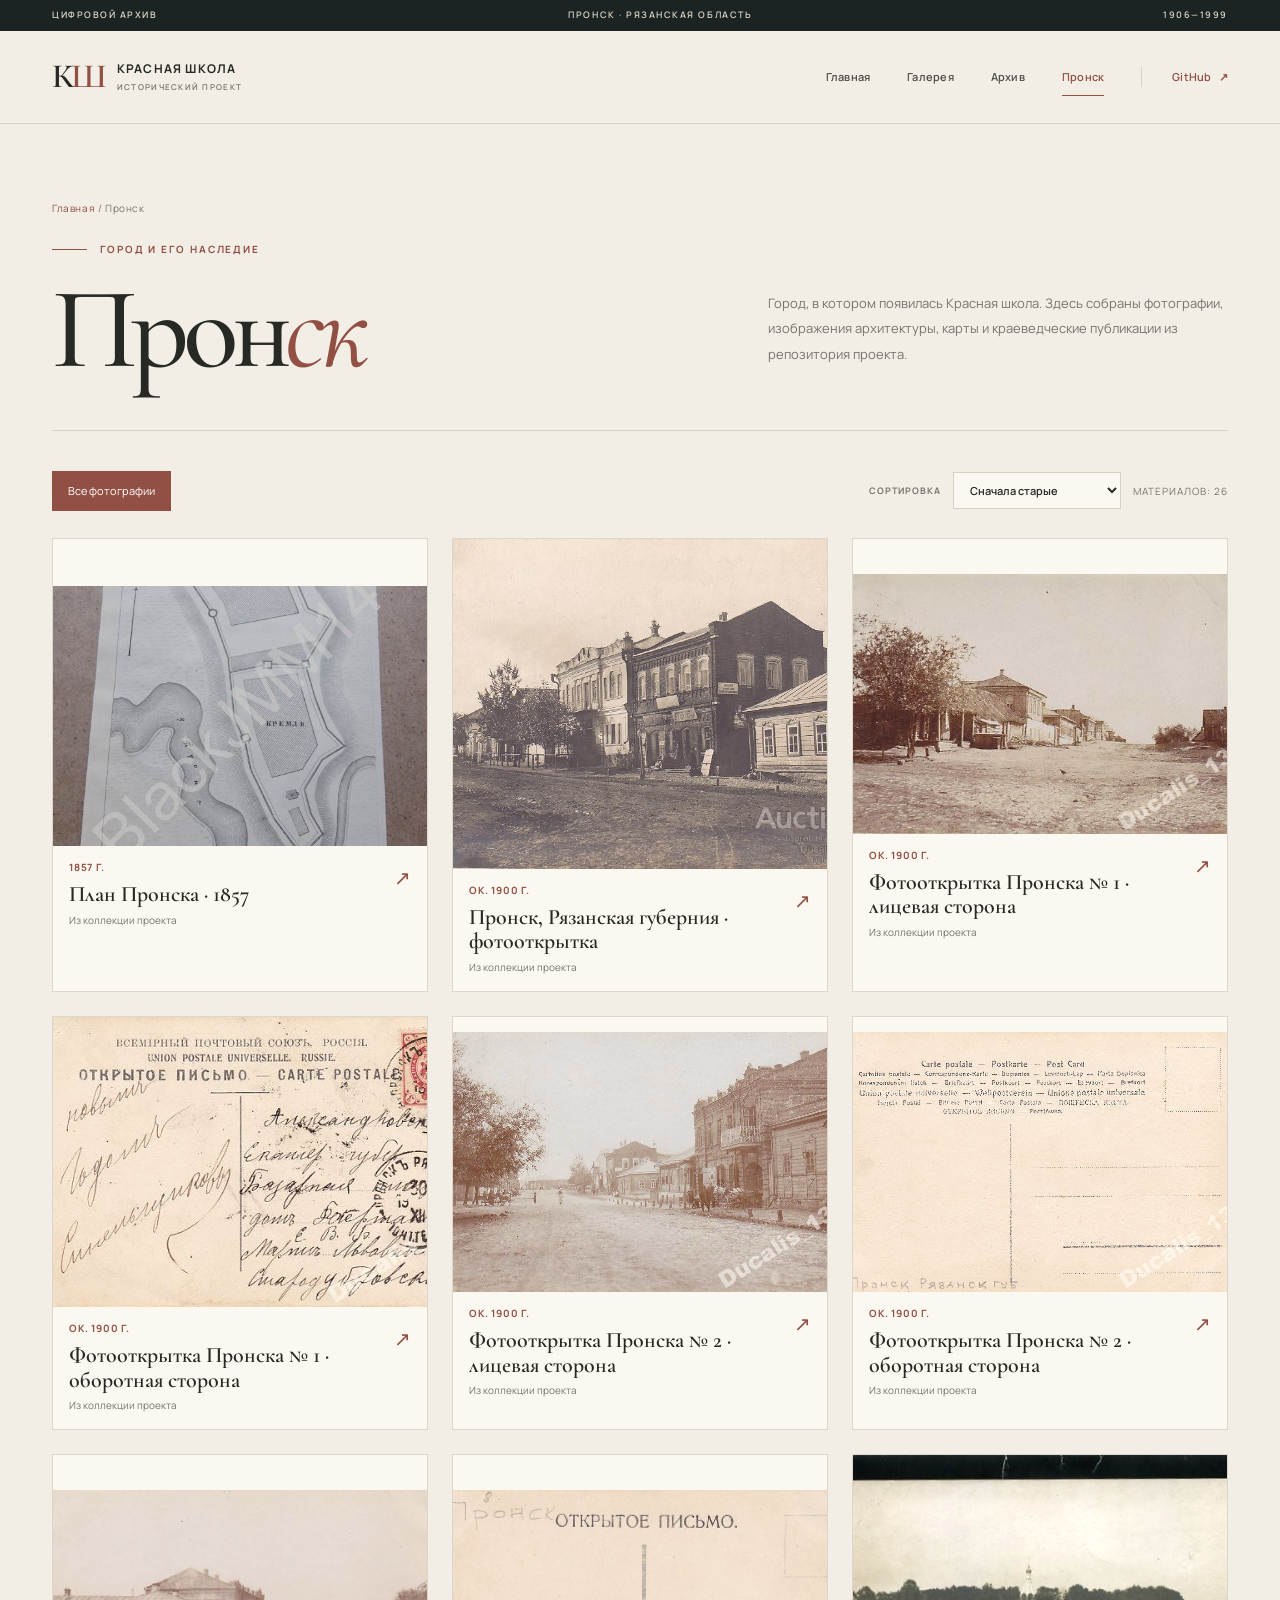
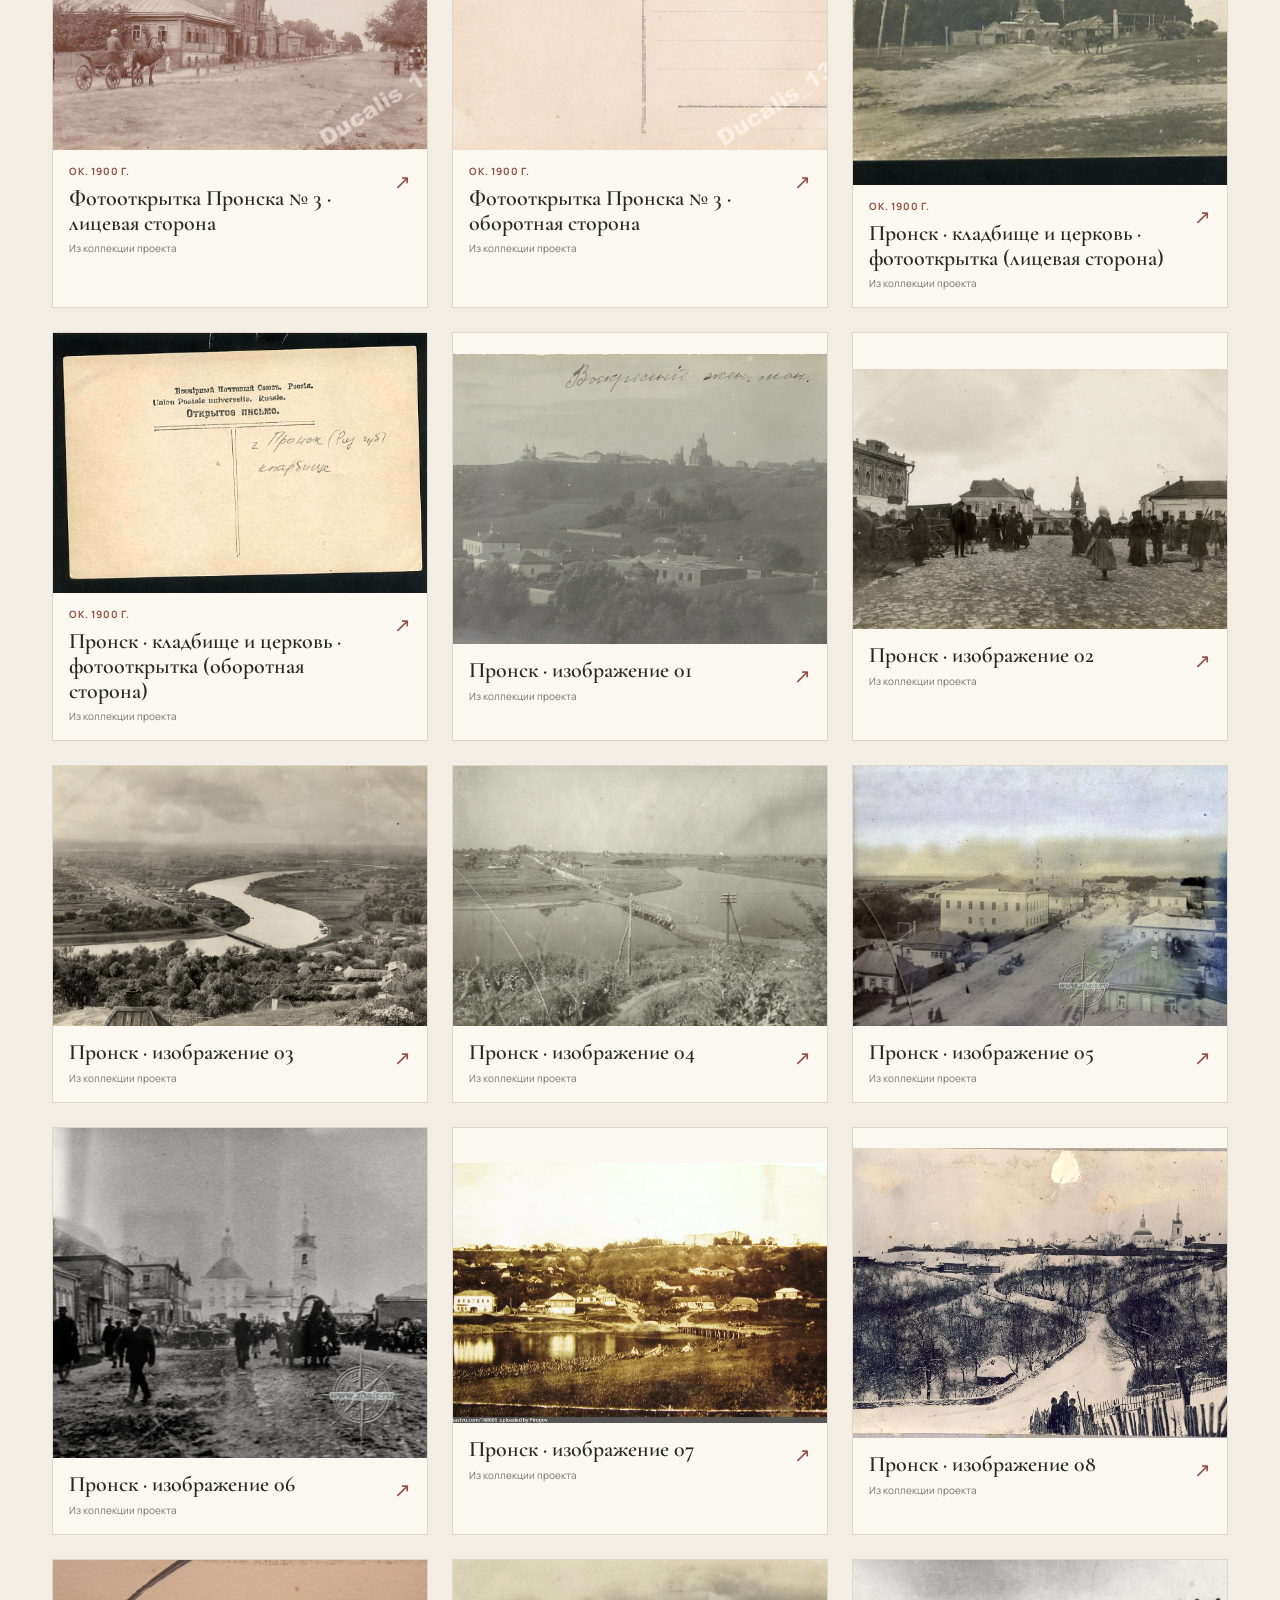
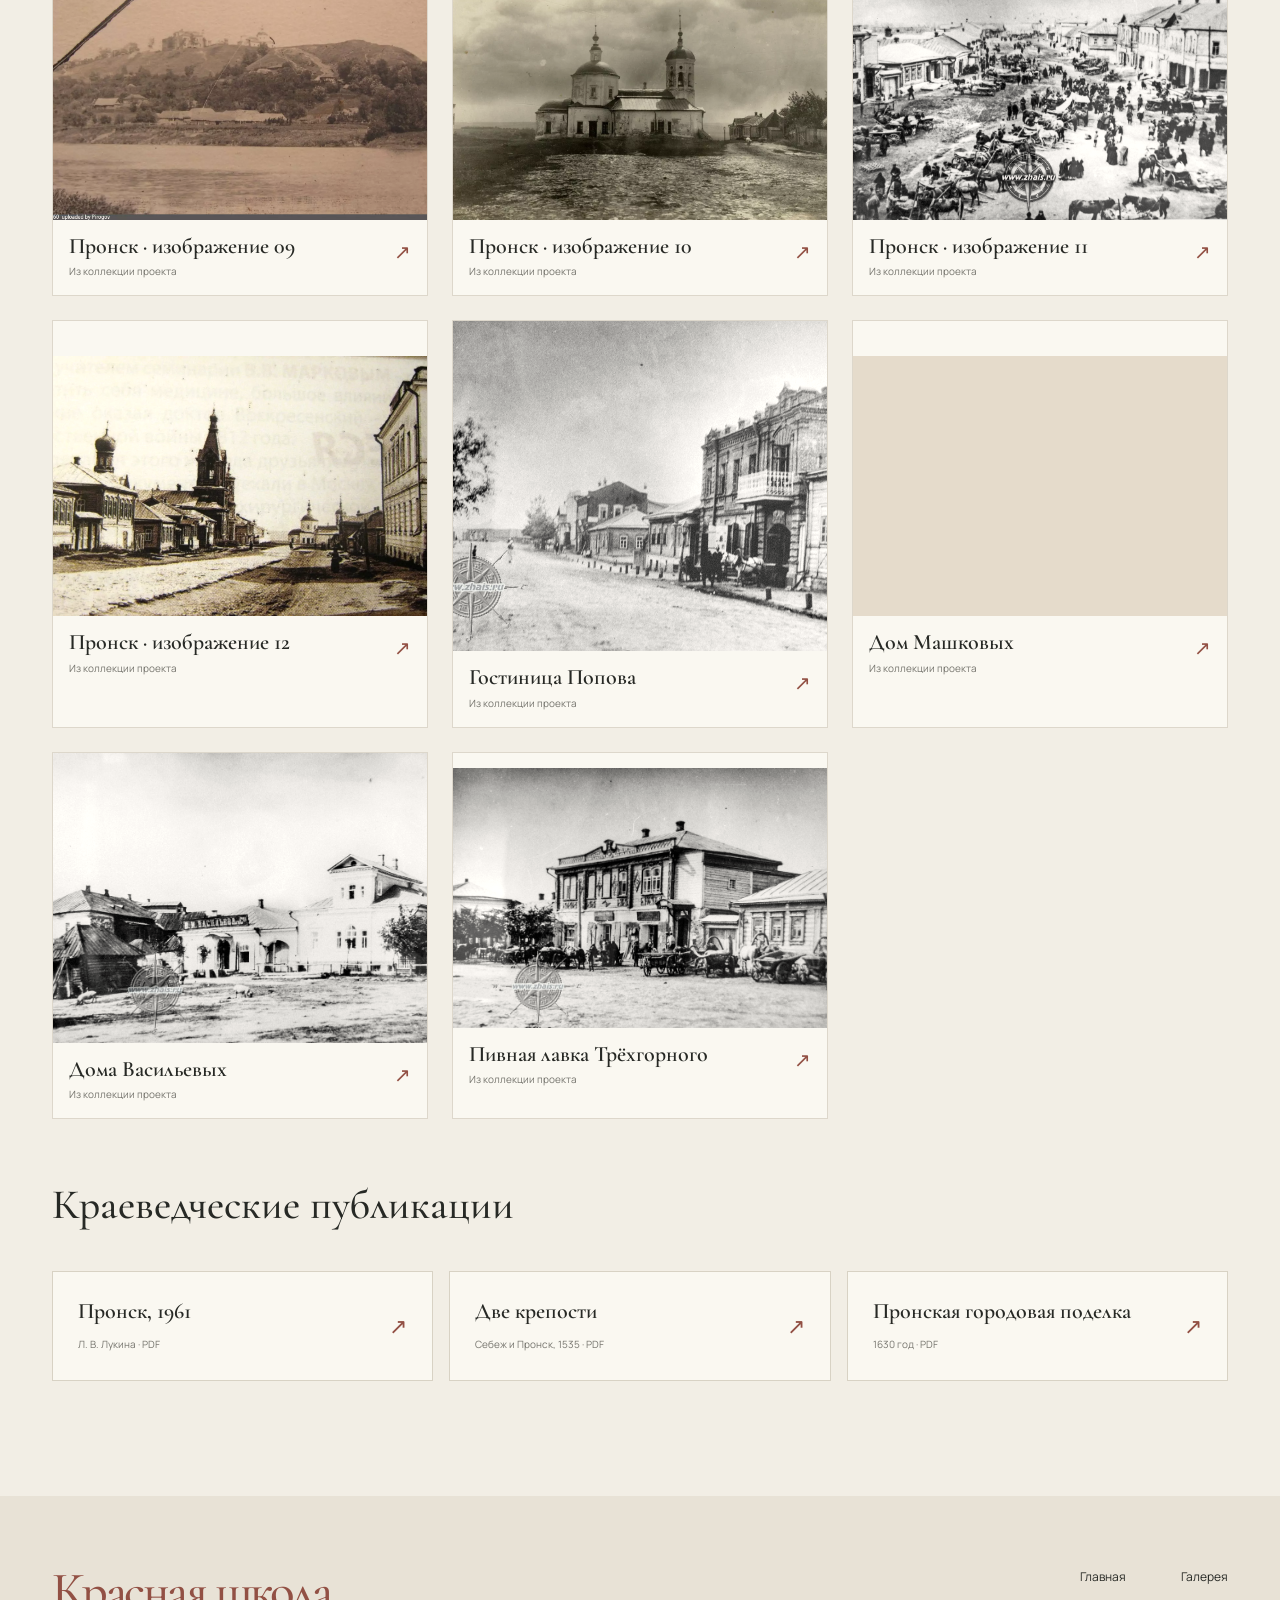
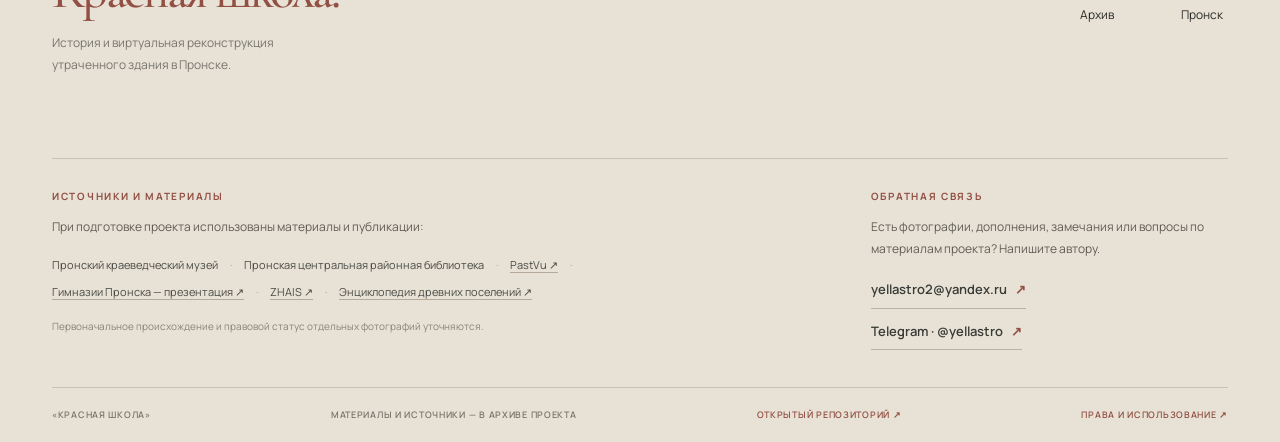
<file: pronsk.html>
<!DOCTYPE html>

<html lang="ru"><head>
  <link rel="icon" type="image/x-icon" href="./favicon.ico">
  <meta charset="utf-8"/><meta content="width=device-width, initial-scale=1, viewport-fit=cover" name="viewport"/><meta content="#f2eee5" name="theme-color"/><meta content="Исторические фотографии, материалы и публикации о городе Пронске." name="description"/><title>Пронск — Красная школа</title><link href="https://fonts.googleapis.com" rel="preconnect"/><link crossorigin="" href="https://fonts.gstatic.com" rel="preconnect"/><link href="https://fonts.googleapis.com/css2?family=Cormorant+Garamond:wght@400;500;600;700&amp;family=Manrope:wght@400;500;600;700&amp;display=swap" rel="stylesheet"/><link href="./site/style.css" rel="stylesheet"/><script defer="" src="./site/common.js"></script><script defer="True" src="./site/content-loader.js"></script><script defer="" src="./site/media-pages.js"></script></head><body data-collection="pronsk"><a class="skip-link" href="#content">К содержимому</a><div class="announcement"><div class="container announcement-inner"><span data-content="site.announcement.0">ЦИФРОВОЙ АРХИВ</span><span data-content="site.announcement.1">ПРОНСК · РЯЗАНСКАЯ ОБЛАСТЬ</span><span data-content="site.announcement.2">1906—1999</span></div></div><header class="site-header"><div class="container header-inner"><a class="wordmark" href="./index.html"><span class="wordmark-icon">К<span>Ш</span></span><span class="wordmark-meta"><span data-content="site.wordmark">КРАСНАЯ ШКОЛА </span><small data-content="site.wordmarkSubtitle">ИСТОРИЧЕСКИЙ ПРОЕКТ</small></span></a><button aria-controls="main-nav" aria-expanded="false" aria-label="Открыть меню" class="nav-toggle" type="button"><span></span><span></span><span></span></button><nav aria-label="Основная навигация" class="main-nav" id="main-nav"><a href="./index.html"><span data-content="site.nav.0">Главная</span></a><a href="./gallery.html"><span data-content="site.nav.1">Галерея</span></a><a href="./archive.html"><span data-content="site.nav.2">Архив</span></a><a aria-current="page" class="active" href="./pronsk.html"><span data-content="site.nav.3">Пронск</span></a><a class="nav-external" href="https://github.com/Yellastro2/Red-School-Pronsk" rel="noopener noreferrer" target="_blank"><span data-content="site.nav.4">GitHub ↗</span> <span aria-hidden="true">↗</span></a></nav></div></header><main id="content"><section class="inner-hero container"><div class="breadcrumb"><a data-content="site.nav.0" href="./index.html">Главная</a> / Пронск</div><p class="eyebrow"><span class="accent-line"></span> ГОРОД И ЕГО НАСЛЕДИЕ</p><div class="inner-hero-row"><h1>Прон<em>ск</em></h1><p class="inner-hero-intro">Город, в котором появилась Красная школа. Здесь собраны фотографии, изображения архитектуры, карты и краеведческие публикации из репозитория проекта.</p></div></section><section class="container collection-layout"><div class="collection-tools"><div aria-label="Фильтры фотографий Пронска" class="filter-list" id="media-filters"></div><div class="collection-order"><label class="sort-label" for="media-sort">СОРТИРОВКА</label><select id="media-sort" class="media-sort" aria-label="Сортировка материалов"><option value="oldest">Сначала старые</option><option value="newest">Сначала новые</option></select><div class="gallery-count" id="media-count" aria-live="polite"></div></div></div><div class="media-grid" id="media-grid"></div><section class="document-section"><h2>Краеведческие публикации</h2><div class="pdf-list"><a class="pdf-link" href="./пронск/Пронск_1961_Лукина_Л.В.pdf" rel="noopener" target="_blank"><div><strong>Пронск, 1961</strong><small>Л. В. Лукина · PDF</small></div><span>↗</span></a><a class="pdf-link" href="./пронск/Две_крепости_Петрока_Малого_Себеж_и_Пронск,_1535_год.Факты_и_предположения.pdf" rel="noopener" target="_blank"><div><strong>Две крепости</strong><small>Себеж и Пронск, 1535 · PDF</small></div><span>↗</span></a><a class="pdf-link" href="./пронск/elibrary_Пронская_Городовая_поделка_1630г.pdf" rel="noopener" target="_blank"><div><strong>Пронская городовая поделка</strong><small>1630 год · PDF</small></div><span>↗</span></a></div></section></section></main><footer class="site-footer"><div class="container footer-main"><div><a class="footer-brand" href="./index.html"><span data-content="site.footer.title">Красная школа</span><span>.</span></a><p><span data-content="site.footer.line1">История и виртуальная реконструкция</span><br/><span data-content="site.footer.line2">утраченного здания в Пронске.</span></p></div><nav aria-label="Навигация в подвале"><a data-content="site.nav.0" href="./index.html">Главная</a><a data-content="site.nav.1" href="./gallery.html">Галерея</a><a data-content="site.nav.2" href="./archive.html">Архив</a><a data-content="site.nav.3" href="./pronsk.html">Пронск</a></nav></div>
<div class="container footer-knowledge" aria-label="Источники и обратная связь">
  <section class="footer-knowledge-column" aria-labelledby="footer-sources-heading">
    <h2 class="footer-knowledge-heading" id="footer-sources-heading">Источники и материалы</h2>
    <p class="footer-knowledge-intro">При подготовке проекта использованы материалы и публикации:</p>
    <div class="footer-knowledge-links">
      <span>Пронский краеведческий музей</span>
      <span>Пронская центральная районная библиотека</span>
      <a href="https://pastvu.com/" target="_blank" rel="noopener noreferrer">PastVu ↗</a>
      <a href="https://ppt-online.org/1372641" target="_blank" rel="noopener noreferrer">Гимназии Пронска — презентация ↗</a>
      <a href="https://www.zhais.ru/" target="_blank" rel="noopener noreferrer">ZHAIS ↗</a>
      <a href="https://rznoldenc.ru/tview/77/info" target="_blank" rel="noopener noreferrer">Энциклопедия древних поселений ↗</a>
    </div>
    <p class="footer-knowledge-note">Первоначальное происхождение и правовой статус отдельных фотографий уточняются.</p>
  </section>
  <section class="footer-knowledge-column footer-contacts" aria-labelledby="footer-contact-heading">
    <h2 class="footer-knowledge-heading" id="footer-contact-heading">Обратная связь</h2>
    <p class="footer-knowledge-intro">Есть фотографии, дополнения, замечания или вопросы по материалам проекта? Напишите автору.</p>
    <div class="footer-contact-links">
      <a href="mailto:yellastro2@yandex.ru">yellastro2@yandex.ru <span aria-hidden="true">↗</span></a>
      <a href="https://t.me/yellastro" target="_blank" rel="noopener noreferrer">Telegram · @yellastro <span aria-hidden="true">↗</span></a>
    </div>
  </section>
</div>
<div class="container footer-bottom"><span data-content="site.footer.copyright">«КРАСНАЯ ШКОЛА»</span><span data-content="site.footer.sources">МАТЕРИАЛЫ И ИСТОЧНИКИ — В АРХИВЕ ПРОЕКТА</span><a data-content="site.footer.repo" href="https://github.com/Yellastro2/Red-School-Pronsk" rel="noopener noreferrer" target="_blank">ОТКРЫТЫЙ РЕПОЗИТОРИЙ ↗</a><a href="./rights.html">ПРАВА И ИСПОЛЬЗОВАНИЕ ↗</a></div></footer><div aria-hidden="true" aria-label="Просмотр фотографии" aria-modal="true" class="media-lightbox" id="media-lightbox" role="dialog"><div class="lightbox-top"><span id="lightbox-counter"></span><button aria-label="Закрыть" class="lightbox-close" id="lightbox-close" type="button">✕</button></div><div class="lightbox-stage" id="lightbox-stage"><button aria-label="Предыдущая фотография" class="lightbox-arrow lightbox-prev" id="lightbox-prev" type="button">‹</button><div id="lightbox-content" style="display:flex;justify-content:center;align-items:center;width:100%;height:100%;min-height:0"></div><button aria-label="Следующая фотография" class="lightbox-arrow lightbox-next" id="lightbox-next" type="button">›</button></div><div class="lightbox-caption"><div><p class="lightbox-date" id="lightbox-date" hidden></p><h2 id="lightbox-title"></h2><p id="lightbox-desc"></p></div><div class="lightbox-source" id="lightbox-source"></div></div></div></body></html>
</file>
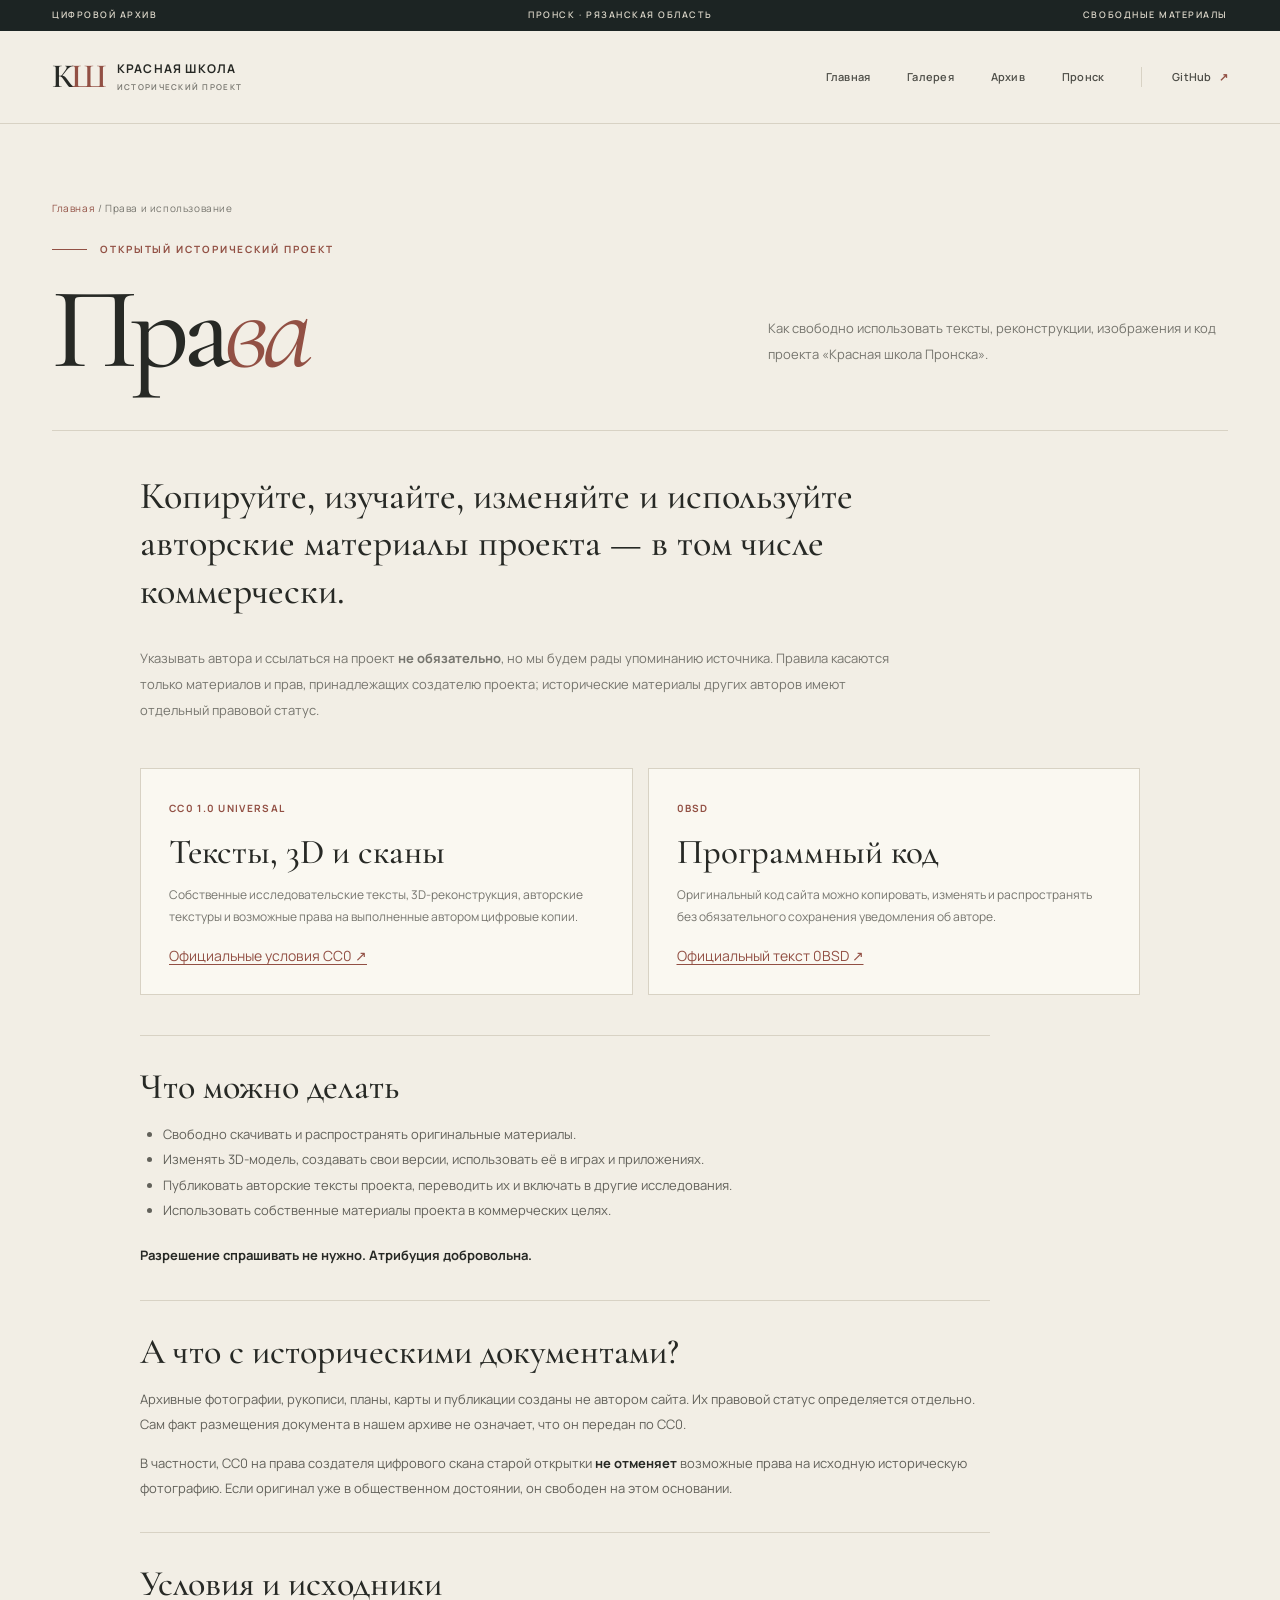
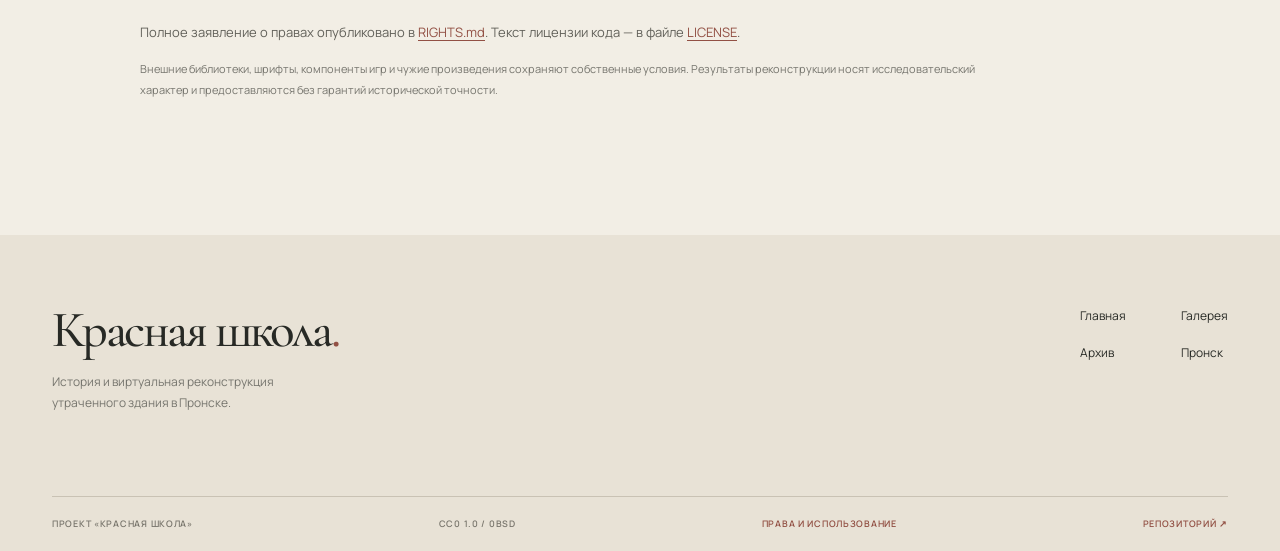
<file: rights.html>
<!DOCTYPE html>
<html lang="ru">
<head>
  <meta charset="utf-8">
  <meta name="viewport" content="width=device-width, initial-scale=1, viewport-fit=cover">
  <meta name="theme-color" content="#f2eee5">
  <meta name="description" content="Свободное использование материалов исторического проекта «Красная школа Пронска»: CC0 для авторских материалов, 0BSD для программного кода, отдельный статус архивных источников.">
  <title>Права и использование материалов — Красная школа Пронска</title>
  <link rel="icon" type="image/x-icon" href="./favicon.ico">
  <link rel="preconnect" href="https://fonts.googleapis.com">
  <link rel="preconnect" href="https://fonts.gstatic.com" crossorigin>
  <link href="https://fonts.googleapis.com/css2?family=Cormorant+Garamond:wght@400;500;600;700&amp;family=Manrope:wght@400;500;600;700&amp;display=swap" rel="stylesheet">
  <link rel="stylesheet" href="./site/style.css">
  <link rel="stylesheet" href="./site/rights.css">
  <script defer src="./site/common.js"></script>
</head>
<body class="page-rights">
<a class="skip-link" href="#content">К содержимому</a>
<div class="announcement"><div class="container announcement-inner"><span>ЦИФРОВОЙ АРХИВ</span><span>ПРОНСК · РЯЗАНСКАЯ ОБЛАСТЬ</span><span>СВОБОДНЫЕ МАТЕРИАЛЫ</span></div></div>
<header class="site-header"><div class="container header-inner">
  <a class="wordmark" href="./index.html" aria-label="Красная школа — главная"><span class="wordmark-icon">К<span>Ш</span></span><span class="wordmark-meta">КРАСНАЯ ШКОЛА<small>ИСТОРИЧЕСКИЙ ПРОЕКТ</small></span></a>
  <button aria-controls="main-nav" aria-expanded="false" aria-label="Открыть меню" class="nav-toggle" type="button"><span></span><span></span><span></span></button>
  <nav aria-label="Основная навигация" class="main-nav" id="main-nav">
    <a href="./index.html">Главная</a><a href="./gallery.html">Галерея</a><a href="./archive.html">Архив</a><a href="./pronsk.html">Пронск</a><a class="nav-external" href="https://github.com/Yellastro2/Red-School-Pronsk" rel="noopener noreferrer" target="_blank">GitHub <span aria-hidden="true">↗</span></a>
  </nav>
</div></header>
<main id="content">
  <section class="inner-hero container">
    <div class="breadcrumb"><a href="./index.html">Главная</a> / Права и использование</div>
    <div class="eyebrow"><span class="accent-line"></span> ОТКРЫТЫЙ ИСТОРИЧЕСКИЙ ПРОЕКТ</div>
    <div class="inner-hero-row"><h1>Пра<em>ва</em></h1><p class="inner-hero-intro">Как свободно использовать тексты, реконструкции, изображения и код проекта «Красная школа Пронска».</p></div>
  </section>
  <div class="container rights-layout">
    <p class="rights-lead">Копируйте, изучайте, изменяйте и используйте авторские материалы проекта — в том числе коммерчески.</p>
    <p class="rights-intro">Указывать автора и ссылаться на проект <strong>не обязательно</strong>, но мы будем рады упоминанию источника. Правила касаются только материалов и прав, принадлежащих создателю проекта; исторические материалы других авторов имеют отдельный правовой статус.</p>
    <div class="rights-grid">
      <section class="rights-card"><span class="rights-tag">CC0 1.0 UNIVERSAL</span><h2>Тексты, 3D и сканы</h2><p>Собственные исследовательские тексты, 3D-реконструкция, авторские текстуры и возможные права на выполненные автором цифровые копии.</p><a href="https://creativecommons.org/publicdomain/zero/1.0/" target="_blank" rel="noopener noreferrer">Официальные условия CC0 ↗</a></section>
      <section class="rights-card"><span class="rights-tag">0BSD</span><h2>Программный код</h2><p>Оригинальный код сайта можно копировать, изменять и распространять без обязательного сохранения уведомления об авторе.</p><a href="https://opensource.org/license/0bsd" target="_blank" rel="noopener noreferrer">Официальный текст 0BSD ↗</a></section>
    </div>
    <div class="rights-article">
      <section><h2>Что можно делать</h2><ul><li>Свободно скачивать и распространять оригинальные материалы.</li><li>Изменять 3D-модель, создавать свои версии, использовать её в играх и приложениях.</li><li>Публиковать авторские тексты проекта, переводить их и включать в другие исследования.</li><li>Использовать собственные материалы проекта в коммерческих целях.</li></ul><p><strong>Разрешение спрашивать не нужно. Атрибуция добровольна.</strong></p></section>
      <section><h2>А что с историческими документами?</h2><p>Архивные фотографии, рукописи, планы, карты и публикации созданы не автором сайта. Их правовой статус определяется отдельно. Сам факт размещения документа в нашем архиве не означает, что он передан по CC0.</p><p>В частности, CC0 на права создателя цифрового скана старой открытки <strong>не отменяет</strong> возможные права на исходную историческую фотографию. Если оригинал уже в общественном достоянии, он свободен на этом основании.</p></section>
      <section><h2>Условия и исходники</h2><p>Полное заявление о правах опубликовано в <a href="https://github.com/Yellastro2/Red-School-Pronsk/blob/main/RIGHTS.md">RIGHTS.md</a>. Текст лицензии кода — в файле <a href="https://github.com/Yellastro2/Red-School-Pronsk/blob/main/LICENSE">LICENSE</a>.</p><p class="rights-small">Внешние библиотеки, шрифты, компоненты игр и чужие произведения сохраняют собственные условия. Результаты реконструкции носят исследовательский характер и предоставляются без гарантий исторической точности.</p></section>
    </div>
  </div>
</main>
<footer class="site-footer"><div class="container footer-main">
  <div><a class="footer-brand" href="./index.html">Красная школа<span>.</span></a><p>История и виртуальная реконструкция<br>утраченного здания в Пронске.</p></div>
  <nav aria-label="Навигация в подвале"><a href="./index.html">Главная</a><a href="./gallery.html">Галерея</a><a href="./archive.html">Архив</a><a href="./pronsk.html">Пронск</a></nav>
</div><div class="container footer-bottom"><span>ПРОЕКТ «КРАСНАЯ ШКОЛА»</span><span>CC0 1.0 / 0BSD</span><a href="./rights.html" aria-current="page">ПРАВА И ИСПОЛЬЗОВАНИЕ</a><a href="https://github.com/Yellastro2/Red-School-Pronsk" target="_blank" rel="noopener noreferrer">РЕПОЗИТОРИЙ ↗</a></div></footer>
</body>
</html>
</file>
<file: site/style.css>
:root{--paper:#f2eee5;--paper-light:#faf8f1;--ink:#272925;--muted:#76756e;--brick:#925044;--brick-deep:#783a32;--border:#d8d2c4;--charcoal:#1c2423;--sand:#e6dfd1;--serif:'Cormorant Garamond',Georgia,serif;--sans:'Manrope',Arial,sans-serif}
*{box-sizing:border-box}html{scroll-behavior:smooth}body{margin:0;background:var(--paper);color:var(--ink);font:400 14px/1.8 var(--sans);-webkit-font-smoothing:antialiased}body.dialog-open{overflow:hidden}a{color:inherit;text-decoration:none}button{font:inherit;cursor:pointer}img{display:block;width:100%;height:auto}h1,h2,h3,p,blockquote{margin-top:0}h1,h2,h3{line-height:1.04;font-weight:500}::selection{background:var(--brick);color:white}:focus-visible{outline:2px solid var(--brick);outline-offset:3px}.container{width:min(1320px,calc(100% - 104px));margin-inline:auto}.skip-link{position:absolute;top:-80px;left:12px;background:var(--paper);padding:10px;z-index:100}.skip-link:focus{top:10px}.announcement{background:var(--charcoal);color:#d9d4c7}.announcement-inner{height:31px;display:flex;align-items:center;justify-content:space-between;gap:15px;font-size:9px;letter-spacing:.17em;font-weight:600}.site-header{position:relative;z-index:30;background:var(--paper);border-bottom:1px solid var(--border)}.header-inner{min-height:92px;display:flex;align-items:center;justify-content:space-between;gap:28px}.wordmark{display:flex;align-items:center;gap:14px}.wordmark-icon{font:600 34px/1 var(--serif);letter-spacing:-.12em;white-space:nowrap}.wordmark-icon span{color:var(--brick)}.wordmark-meta{font-size:12px;line-height:1.2;letter-spacing:.1em;font-weight:700}.wordmark-meta small{display:block;margin-top:6px;font-size:8px;color:var(--muted);font-weight:600;letter-spacing:.16em}.main-nav{display:flex;align-items:center;gap:37px}.main-nav a{font-size:11px;font-weight:600;letter-spacing:.02em;color:#4e4e48;position:relative;transition:color .2s}.main-nav a:hover,.main-nav a.active{color:var(--brick)}.main-nav a.active::after{content:"";position:absolute;left:0;right:0;bottom:-9px;height:1px;background:var(--brick)}.main-nav .nav-external{border-left:1px solid var(--border);padding-left:30px}.main-nav .nav-external span{color:var(--brick)}.main-nav .nav-external span[aria-hidden]{margin-left:5px}.nav-toggle{display:none;background:none;border:0;padding:9px}.nav-toggle span{display:block;width:24px;height:1.5px;background:var(--ink);margin:5px 0}
.hero{padding-top:72px}.hero-heading{display:grid;grid-template-columns:minmax(0,1.55fr) minmax(250px,.6fr);align-items:end;gap:60px;padding-bottom:45px}.eyebrow{display:flex;align-items:center;gap:13px;font-size:10px;line-height:1.5;font-weight:700;letter-spacing:.19em;color:var(--brick);text-transform:uppercase}.accent-line{height:1px;width:35px;background:var(--brick);display:inline-block;flex-shrink:0}.hero h1{font:500 clamp(6rem,10.3vw,11.2rem)/.72 var(--serif);letter-spacing:-.062em;margin:37px 0 0;text-transform:uppercase}.hero h1 em{font-style:normal;letter-spacing:-.074em}.hero-point{display:inline-block;margin-left:.085em;letter-spacing:0;color:var(--brick)}.hero-intro{padding-bottom:8px;max-width:320px}.mini-rule{display:block;width:45px;height:2px;background:var(--brick);margin-bottom:25px}.hero-intro .intro-lead{font:500 28px/1.05 var(--serif);margin-bottom:15px}.hero-intro p:not(.intro-lead){color:#6d6c65;font-size:12px;line-height:1.9}.hero-intro-bottom{display:flex;gap:18px;justify-content:space-between;border-top:1px solid var(--border);margin-top:24px;padding-top:13px;color:var(--brick);font-size:10px;letter-spacing:.06em}.model-section{border:1px solid #333f3c;background:var(--charcoal);color:#f5f0e5;position:relative}.model-topline,.model-bottomline{display:flex;justify-content:space-between;gap:20px;align-items:center;padding:13px 24px;font-size:9px;line-height:1.4;letter-spacing:.12em;font-weight:600}.model-topline{border-bottom:1px solid #37413d}.model-bottomline{border-top:1px solid #37413d;color:#b7b8ad}.topline-dot{display:inline-block;width:6px;height:6px;border-radius:50%;background:#b58e6b;margin-right:10px}.model-stage{position:relative;height:clamp(390px,45vw,650px);background:radial-gradient(ellipse at 55% 50%,#49534c 0%,#202927 55%,#141918 100%);overflow:hidden}.model-stage model-viewer{width:100%;height:100%;display:block;--poster-color:transparent}.model-stage model-viewer::part(default-progress-bar){height:2px}.model-poster{border:0;width:100%;height:100%;display:flex;flex-direction:column;align-items:center;justify-content:center;gap:20px;color:#fff;background-image:linear-gradient(180deg,rgba(20,26,25,.30),rgba(20,26,25,.75)),var(--model-poster-image,url("../галерея/photo_1.jpg"));background-position:center;background-size:cover;background-repeat:no-repeat;text-shadow:0 2px 14px #000}.poster-play{display:grid;place-items:center;border:1px solid #e4dacc99;background:#1e27249c;border-radius:50%;width:70px;height:70px;font:36px/1 var(--serif)}.poster-label{display:flex;flex-direction:column;gap:5px;align-items:center}.poster-label strong{font:500 30px/1.2 var(--serif)}.poster-label small{font:500 10px/1.6 var(--sans);letter-spacing:.06em}.model-controls{position:absolute;right:20px;top:18px;z-index:3;display:flex;gap:8px}.model-tool,.model-close{border:1px solid #d0d9cc66;color:#fff;background:#1d2924bf;backdrop-filter:blur(6px);border-radius:2px;height:40px;display:flex;gap:9px;align-items:center;padding:0 14px;font-size:10px;font-weight:600;letter-spacing:.03em;transition:background .2s}.model-tool:hover,.model-close:hover{background:var(--brick)}.model-tool>span:first-child{font-size:20px;line-height:1}.model-close{display:none;position:absolute;top:18px;left:20px;font-size:20px;z-index:4;padding:0 13px}.model-stage-index{position:absolute;left:25px;bottom:16px;color:#e1ddd1b9;font-size:9px;letter-spacing:.15em;pointer-events:none}.model-progress{position:absolute;bottom:0;width:100%;height:3px;background:#fff3}.model-progress-bar{height:100%;width:0;background:var(--brick)}.model-section.expanded{position:fixed;z-index:1000;inset:0;border:0;display:flex;flex-direction:column}.model-section.expanded .model-stage{flex:1;height:auto;min-height:0}.model-section.expanded .model-topline,.model-section.expanded .model-bottomline{flex-shrink:0}.model-section.expanded .model-close{display:flex}.model-section:fullscreen{width:100%;height:100%;display:flex;flex-direction:column}.model-section:fullscreen .model-stage{flex:1;height:auto}.model-section:fullscreen .model-close{display:flex}.hero-footnote{display:flex;justify-content:space-between;padding:18px 0 0;color:var(--muted);font-size:9px;letter-spacing:.14em;font-weight:600}.hero-footnote a{color:var(--brick)}.section-space{padding:135px 0}.story-section{background:var(--paper-light);margin-top:108px;border-top:1px solid var(--border);border-bottom:1px solid var(--border)}.story-grid{display:grid;grid-template-columns:1.08fr .92fr;gap:min(10vw,130px);align-items:center}.story-photo-wrap{position:relative}.story-photo{height:560px;object-fit:cover;filter:sepia(.12)}.image-caption{display:flex;justify-content:space-between;gap:15px;border-top:1px solid var(--border);padding-top:12px;margin-top:13px;font-size:9px;font-weight:600;letter-spacing:.09em;color:var(--muted)}.story-content{max-width:520px}.story-content h2,.section-heading h2{font:500 clamp(50px,5.3vw,88px)/.93 var(--serif);letter-spacing:-.044em;margin:20px 0 35px}.story-content h2 em,.section-heading h2 em,.quote-content em{font-style:italic;color:var(--brick);font-weight:400}.story-content p:not(.eyebrow){font-size:13px;line-height:2;color:#65635d;margin-bottom:22px}.story-content .story-lead{font-size:16px!important;line-height:1.9!important;color:var(--ink)!important}.text-link{display:inline-flex;align-items:center;gap:60px;border-bottom:1px solid var(--brick);padding:13px 0 9px;font-size:12px;color:var(--brick);font-weight:700}.text-link span{font-size:20px;font-weight:400}.section-heading{display:flex;align-items:end;justify-content:space-between;gap:40px;margin-bottom:52px}.section-heading h2{margin:16px 0 0}.section-index,.section-description{font-size:10px;color:var(--muted);letter-spacing:.1em}.section-description{max-width:310px;font-size:13px;line-height:1.9;letter-spacing:0}.timeline{display:grid;grid-template-columns:repeat(4,minmax(0,1fr));border-top:1px solid #c7c0b1}.timeline-item{position:relative;padding:26px 32px 0 0}.time-year{font:500 39px/1 var(--serif);color:var(--brick)}.time-marker{position:absolute;display:block;top:-5px;left:0;background:var(--brick);width:9px;height:9px;border-radius:50%;box-shadow:0 0 0 5px var(--paper)}.timeline-item h3{margin:20px 0 9px;font:600 22px/1.15 var(--serif)}.timeline-item p{max-width:240px;color:#77736b;font-size:11px;line-height:1.9}.collections-section{padding-top:25px}.collections-grid{display:grid;grid-template-columns:repeat(3,1fr);gap:24px}.collection-image{height:350px;position:relative;overflow:hidden;background:var(--sand)}.collection-image img{width:100%;height:100%;object-fit:cover;filter:sepia(.12);transition:transform .6s,filter .3s}.collection-card:hover img{transform:scale(1.04);filter:sepia(0)}.collection-num{position:absolute;top:16px;left:18px;color:white;font-size:11px;background:#252b28bb;padding:4px 10px}.collection-card-body{display:flex;align-items:center;justify-content:space-between;gap:12px;padding:21px 0;border-bottom:1px solid var(--border)}.collection-card h3{font:500 32px/1.1 var(--serif);margin-bottom:5px}.collection-card p{font-size:11px;color:var(--muted);margin-bottom:0}.circle-arrow{display:grid;place-items:center;width:42px;height:42px;border-radius:50%;border:1px solid #b9b2a5;color:var(--brick);font-size:23px;transition:all .2s}.collection-card:hover .circle-arrow{background:var(--brick);color:#fff;border-color:var(--brick)}.quote-section{background:var(--charcoal);color:#eae4d8;text-align:center;padding:105px 0}.quote-star{color:#ab8066;font-size:25px}.quote-content blockquote{font:400 clamp(40px,4.7vw,75px)/1.13 var(--serif);letter-spacing:-.02em;margin:24px 0 35px}.quote-content em{color:#c1a184}.quote-content>p{font-size:9px;letter-spacing:.2em;color:#b6b2a5}.site-footer{background:#e8e2d6}.footer-main{padding:70px 0;display:flex;justify-content:space-between;gap:45px}.footer-brand{font:500 51px/1 var(--serif);letter-spacing:-.05em}.footer-brand span{color:var(--brick)}.footer-main p{font-size:12px;color:var(--muted);margin-top:15px}.footer-main nav{display:grid;grid-template-columns:repeat(2,auto);align-content:start;gap:16px 55px}.footer-main nav a{font-size:12px}.footer-bottom{border-top:1px solid #c9c2b4;padding:19px 0;display:flex;gap:20px;justify-content:space-between;font-size:9px;font-weight:600;color:#79766d;letter-spacing:.08em}.footer-bottom a{color:var(--brick)}
/* СТРАНИЦЫ КОЛЛЕКЦИЙ */
.inner-hero{padding-top:75px;padding-bottom:55px;border-bottom:1px solid var(--border)}.inner-hero .eyebrow{margin-bottom:28px}.inner-hero-row{display:grid;grid-template-columns:1.15fr .85fr;gap:40px;align-items:end}.inner-hero h1{font:500 clamp(80px,9vw,154px)/.78 var(--serif);letter-spacing:-.058em;margin:0}.inner-hero h1 em{font-weight:400;color:var(--brick)}.inner-hero-intro{max-width:460px;margin:0 0 8px auto;color:var(--muted);font-size:13px;line-height:1.95}.breadcrumb{font-size:10px;color:var(--muted);letter-spacing:.06em;margin-bottom:25px}.breadcrumb a{color:var(--brick)}.collection-layout{padding-top:40px;padding-bottom:115px}.collection-tools{display:flex;justify-content:space-between;gap:22px;align-items:center;margin-bottom:27px}.filter-list{display:flex;gap:7px;flex-wrap:wrap}.filter-button{border:1px solid var(--border);background:transparent;color:#6b6962;padding:9px 15px;font-size:11px;transition:background .2s,color .2s}.filter-button.active,.filter-button:hover{background:var(--brick);border-color:var(--brick);color:#fff}.gallery-count{font-size:10px;color:var(--muted);letter-spacing:.1em;white-space:nowrap}.media-grid{display:grid;grid-template-columns:repeat(3,minmax(0,1fr));gap:24px}.media-card{display:block;min-width:0;cursor:pointer;background:var(--paper-light);border:1px solid #ddd7cb;transition:transform .2s,border-color .2s}.media-card:hover{transform:translateY(-3px);border-color:#ba9c8e}.media-thumb{width:100%;height:260px;object-fit:cover;background:#e0d8cb;filter:sepia(.07)}.media-card:nth-child(7n + 2) .media-thumb{height:330px}.media-card:nth-child(7n + 4) .media-thumb{height:290px}.media-meta{padding:14px 16px 16px;display:flex;align-items:start;justify-content:space-between;gap:12px}.media-meta h3{font:600 22px/1.12 var(--serif);margin:0 0 5px}.media-meta p{font-size:10px;color:var(--muted);line-height:1.6;margin:0}.media-arrow{font-size:20px;color:var(--brick)}.media-empty{text-align:center;padding:80px 15px;color:var(--muted)}.media-lightbox{position:fixed;inset:0;background:#131816f5;display:none;z-index:1200;color:var(--paper-light);grid-template-rows:auto minmax(0,1fr) auto;gap:12px;padding:20px}.media-lightbox.visible{display:grid}.lightbox-top{display:flex;align-items:center;justify-content:space-between;gap:20px;color:#d8d6cc;font-size:11px}.lightbox-close,.lightbox-arrow{border:1px solid #ffffff55;color:#fff;background:#26302dbb;width:43px;height:43px;font-size:23px;display:grid;place-items:center;cursor:pointer}.lightbox-stage{display:flex;align-items:center;justify-content:center;min-height:0;position:relative;padding:0 56px}.lightbox-stage img,.lightbox-stage video{max-height:100%;max-width:100%;object-fit:contain;width:auto;height:auto;box-shadow:0 14px 50px #0004}.lightbox-arrow{position:absolute;top:50%;transform:translateY(-50%)}.lightbox-prev{left:0}.lightbox-next{right:0}.lightbox-caption{display:flex;justify-content:space-between;gap:30px;align-items:start;padding:10px 0 6px}.lightbox-caption h2{font:500 31px/1.1 var(--serif);margin:0 0 8px}.lightbox-caption p{font-size:11px;color:#b6b4aa;margin:0}.lightbox-source{max-width:45%;text-align:right;overflow-wrap:anywhere}.lightbox-source a{color:#e0ad9b;text-decoration:underline}.feature-note{background:#eae3d6;border-left:2px solid var(--brick);padding:25px 30px;margin-bottom:35px;display:flex;gap:30px;justify-content:space-between}.feature-note strong{font:600 25px/1.1 var(--serif)}.feature-note p{margin:0;font-size:12px;max-width:760px;color:#656259}.document-section{margin-top:65px}.document-section h2{font:500 42px/1 var(--serif);margin:0 0 20px}.pdf-list{display:grid;grid-template-columns:repeat(3,1fr);gap:16px;margin-top:45px}.pdf-link{border:1px solid var(--border);display:flex;justify-content:space-between;align-items:center;gap:20px;padding:25px;background:var(--paper-light);min-height:110px}.pdf-link:hover{border-color:var(--brick)}.pdf-link strong{font:600 22px/1 var(--serif)}.pdf-link small{display:block;font-size:10px;color:var(--muted);margin-top:10px}.pdf-link>span{font-size:22px;color:var(--brick)}.tiny-note{margin-top:22px;font-size:10px;color:var(--muted)}
@media(max-width:1020px){.container{width:min(1320px,calc(100% - 58px))}.header-inner{min-height:75px}.main-nav{gap:20px}.hero{padding-top:58px}.hero-heading{gap:25px}.hero h1{font-size:clamp(5.7rem,10.4vw,9rem)}.story-grid{gap:50px}.story-photo{height:470px}.section-space{padding:95px 0}.collection-image{height:270px}.media-grid{gap:15px}.media-thumb{height:220px}}
@media(max-width:700px){.container{width:calc(100% - 38px)}.announcement-inner{font-size:8px}.announcement-inner span:nth-child(2){display:none}.header-inner{min-height:69px}.wordmark-icon{font-size:31px}.wordmark-meta{font-size:10px}.wordmark-meta small{font-size:7px}.nav-toggle{display:block}.main-nav{display:none;position:absolute;left:0;right:0;top:100%;background:var(--paper);border-top:1px solid var(--border);border-bottom:1px solid var(--border);padding:16px 19px 24px;flex-direction:column;align-items:stretch;gap:0;box-shadow:0 15px 20px #0001}.main-nav.open{display:flex}.main-nav a{padding:13px 4px;border-bottom:1px solid var(--border);font-size:13px}.main-nav a.active::after{display:none}.main-nav .nav-external{border-left:0;padding-left:4px}.hero{padding-top:47px}.hero-heading{display:block;padding-bottom:26px}.eyebrow{font-size:8px;letter-spacing:.13em;gap:9px}.accent-line{width:22px}.hero h1{font-size:clamp(5.1rem,16.2vw,8rem);margin:32px 0 30px}.hero-intro{max-width:none;display:grid;grid-template-columns:1fr 1fr;gap:12px 18px;align-items:start}.mini-rule{display:none}.hero-intro .intro-lead{font-size:23px;margin:0}.hero-intro p:not(.intro-lead){font-size:10px;line-height:1.8;margin:0}.hero-intro-bottom{grid-column:1/-1;margin:5px 0 0}.model-topline,.model-bottomline{padding:12px 13px;font-size:7px}.model-topline>div:last-child,.model-bottomline>span:last-child{display:none}.model-stage{height:min(85vw,470px);min-height:320px}.model-controls{right:9px;top:10px}.model-tool{height:37px;padding:0 11px}.tool-label{display:none}.model-close{left:10px;top:10px}.model-stage-index{left:12px;bottom:12px;font-size:8px}.poster-play{width:54px;height:54px;font-size:29px}.poster-label strong{font-size:25px}.poster-label small{font-size:9px;max-width:250px}.hero-footnote{font-size:8px;gap:20px}.hero-footnote a{max-width:160px;text-align:right}.story-section{margin-top:65px}.section-space{padding:72px 0}.story-grid{display:flex;flex-direction:column;gap:45px}.story-photo-wrap{width:100%}.story-photo{height:420px}.image-caption{font-size:8px;flex-wrap:wrap}.story-content{max-width:100%}.story-content h2,.section-heading h2{font-size:clamp(50px,12vw,70px);margin-bottom:25px}.story-content p:not(.eyebrow){font-size:12px}.section-heading{align-items:start;flex-direction:column;gap:10px;margin-bottom:28px}.timeline{grid-template-columns:repeat(2,1fr);gap:25px 16px}.timeline-item{padding-right:10px}.time-year{font-size:34px}.collections-section{padding-top:10px}.collections-grid{grid-template-columns:1fr;gap:27px}.collection-image{height:270px}.collection-card h3{font-size:32px}.quote-section{padding:80px 0}.quote-content blockquote{font-size:clamp(33px,9vw,55px)}.footer-main{padding:50px 0;flex-direction:column}.footer-main nav{gap:14px 25px}.footer-bottom{flex-wrap:wrap;font-size:8px}.inner-hero{padding:48px 0 37px}.inner-hero-row{display:block}.inner-hero h1{font-size:clamp(64px,14vw,95px)}.inner-hero-intro{margin:28px 0 0;font-size:12px}.collection-layout{padding-top:30px;padding-bottom:80px}.collection-tools{align-items:start;flex-direction:column;gap:14px}.filter-button{padding:7px 11px;font-size:10px}.media-grid{grid-template-columns:repeat(2,minmax(0,1fr));gap:10px}.media-thumb,.media-card:nth-child(7n + 2) .media-thumb,.media-card:nth-child(7n + 4) .media-thumb{height:155px}.media-meta{padding:10px}.media-meta h3{font-size:17px}.media-meta p{font-size:9px}.media-arrow{display:none}.lightbox-top{padding:0 4px}.media-lightbox{padding:10px}.lightbox-stage{padding:0 36px}.lightbox-close,.lightbox-arrow{width:32px;height:35px;font-size:20px}.lightbox-caption{display:block;padding:4px 0 12px}.lightbox-caption h2{font-size:27px}.lightbox-source{max-width:100%;text-align:left;margin-top:12px}.feature-note{padding:19px;display:block}.feature-note p{margin-top:10px}.pdf-list{grid-template-columns:1fr}.document-section h2{font-size:34px}}
@media(max-width:380px){.hero h1{font-size:16vw}.hero-intro{grid-template-columns:1fr}.hero-intro-bottom{grid-column:1}.media-grid{grid-template-columns:1fr}.media-thumb,.media-card:nth-child(7n + 2) .media-thumb,.media-card:nth-child(7n + 4) .media-thumb{height:250px}}
@media(prefers-reduced-motion:reduce){html{scroll-behavior:auto}*,*:before,*:after{transition:none!important;animation:none!important}}

/* Четыре главы истории — попеременное расположение фото и текста */
.story-section + .story-section{margin-top:0;border-top:0}
.story-section--light{background:var(--paper-light)}
.story-section--paper{background:var(--paper)}
.story-grid--reversed .story-photo-wrap{grid-column:2;grid-row:1}
.story-grid--reversed .story-content{grid-column:1;grid-row:1}
.story-photo-wrap{margin:0;min-width:0}
.story-content .chapter-divider{color:#b7a59a;margin:0 .7em}
.story-content .eyebrow{white-space:normal}
.story-section--paper .story-photo{filter:sepia(.09)}
.story-section--paper .story-content{max-width:560px}
@media(max-width:1020px){.story-grid--reversed{grid-template-columns:.92fr 1.08fr}.story-grid--reversed .story-photo-wrap{grid-column:2}.story-grid--reversed .story-content{grid-column:1}}
@media(max-width:700px){
  .story-section + .story-section{margin-top:0}
  .story-grid--reversed{display:flex;flex-direction:column;gap:45px}
  .story-grid--reversed .story-photo-wrap{order:0;width:100%}
  .story-grid--reversed .story-content{order:1;width:100%}
  .story-section .story-photo{height:420px}
}
@media(max-width:440px){.story-section .story-photo{height:340px}}

/* Состояния интерактивного просмотрщика */
.model-poster{cursor:pointer;padding:22px;text-align:center}
.model-poster:disabled{cursor:wait;opacity:.9}
.model-status{position:absolute;left:50%;bottom:52px;transform:translateX(-50%);z-index:5;box-sizing:border-box;width:min(560px,calc(100% - 40px));text-align:center;padding:13px 18px;color:#f8f5ef;background:#192521ed;border:1px solid #c9b7a47d;font-size:12px;line-height:1.55;box-shadow:0 8px 26px #0006;pointer-events:none}
.model-status[hidden]{display:none}
.model-status.is-error{background:#512d2aee;border-color:#d38d7d}
@media(max-width:700px){.model-status{bottom:48px;width:calc(100% - 28px);font-size:11px;padding:11px 12px}}

/* Каталог: сортировка по годам и датировки экспонатов */
.collection-order{display:flex;align-items:center;justify-content:flex-end;gap:12px;flex-wrap:wrap}
.sort-label{font-size:9px;font-weight:700;letter-spacing:.11em;color:var(--muted)}
.media-sort{min-width:168px;padding:9px 32px 9px 12px;border:1px solid var(--border);border-radius:0;background:var(--paper-light);color:var(--ink);font:600 11px var(--sans);cursor:pointer}
.media-sort:focus-visible{outline:2px solid var(--brick);outline-offset:2px}
.media-year{margin-bottom:7px;color:var(--brick);font-size:10px;line-height:1.5;font-weight:700;letter-spacing:.08em;text-transform:uppercase}
.lightbox-caption .lightbox-date{color:#d6a791;font-size:11px;font-weight:700;letter-spacing:.07em;margin-bottom:9px}
@media(max-width:700px){.collection-order{width:100%;justify-content:space-between;gap:9px}.media-sort{min-width:0;flex:1;max-width:230px}.gallery-count{margin-left:auto}.media-year{font-size:9px}}

/* Галерея планов: аккуратные миниатюры с полным рисунком, без обрезки */
.plans-section{border-top:1px solid var(--border);padding-top:52px}
.plans-heading-row{display:flex;justify-content:space-between;align-items:end;gap:32px;margin-bottom:30px}
.plans-heading-row h2{margin:15px 0 12px}
.plans-intro{font-size:12px;line-height:1.9;color:var(--muted);max-width:670px;margin:0}
.plans-count{font-size:10px;white-space:nowrap;letter-spacing:.12em;color:var(--brick);padding-bottom:6px}
.plans-grid{display:grid;grid-template-columns:repeat(3,minmax(0,1fr));gap:20px}
.plan-card{padding:0;color:inherit;font:inherit;text-align:left}
.plan-figure{height:250px;display:flex;justify-content:center;align-items:center;background:#e7e0d2;padding:17px;border-bottom:1px solid var(--border);overflow:hidden}
.plan-thumb{display:block;width:100%;height:100%;object-fit:contain;filter:none}
.plan-card .media-meta h3{font-size:24px}
.plan-card .media-meta p{font-size:10px;color:var(--muted)}
.lightbox-top>button{flex-shrink:0}
.lightbox-zoom{margin-left:auto;border:1px solid #ffffff55;background:#26302dbb;color:#fff;font:600 11px var(--sans);padding:0 16px;min-height:40px;cursor:pointer}
.lightbox-zoom:hover,.lightbox-zoom[aria-pressed="true"]{background:#725044}
.lightbox-zoom[hidden]{display:none}
#lightbox-content.plans-zoomed{display:block!important;overflow:auto!important;justify-content:initial!important;align-items:initial!important;overscroll-behavior:contain}
#lightbox-content.plans-zoomed img{max-width:none!important;max-height:none!important;width:auto!important;height:auto!important;display:block;margin:0}
@media(max-width:1020px){.plans-grid{grid-template-columns:repeat(2,minmax(0,1fr));gap:15px}}
@media(max-width:700px){.plans-section{padding-top:40px}.plans-heading-row{display:block}.plans-count{display:block;margin-top:14px}.plans-grid{gap:10px}.plan-figure{height:175px;padding:10px}.plan-card .media-meta h3{font-size:19px}.lightbox-zoom{font-size:10px;min-height:35px;padding:0 11px}}
@media(max-width:380px){.plans-grid{grid-template-columns:1fr}.plan-figure{height:260px}}


/* Источники и обратная связь в подвале */
.footer-knowledge {
  display: grid;
  grid-template-columns: minmax(0, 1.35fr) minmax(250px, 0.65fr);
  gap: clamp(32px, 6vw, 90px);
  border-top: 1px solid #c9c2b4;
  padding-top: 30px;
  padding-bottom: 37px;
}
.footer-knowledge-column {min-width: 0}
.footer-knowledge-heading {
  margin: 0 0 12px;
  font: 700 10px/1.55 var(--sans);
  text-transform: uppercase;
  letter-spacing: .17em;
  color: var(--brick);
}
.footer-knowledge-intro {
  max-width: 560px;
  margin: 0 0 18px;
  font-size: 12px;
  line-height: 1.85;
  color: #5f5d56;
}
.footer-knowledge-links {
  display: flex;
  flex-wrap: wrap;
  align-items: baseline;
  column-gap: 0;
  row-gap: 8px;
  font-size: 11px;
  line-height: 1.7;
  color: #484a45;
}
.footer-knowledge-links > * {color: inherit}
.footer-knowledge-links > *:not(:last-child)::after {
  content: '·';
  margin: 0 12px;
  color: #b19e89;
  text-decoration: none;
  display: inline-block;
}
.footer-knowledge-links a {
  text-decoration: underline;
  text-decoration-thickness: 1px;
  text-decoration-color: #b5a99a;
  text-underline-offset: 3px;
}
.footer-knowledge a:hover, .footer-knowledge a:focus-visible {color: var(--brick)}
.footer-knowledge-note {
  font-size: 10px;
  color: #88837a;
  line-height: 1.8;
  margin: 15px 0 0;
}
.footer-contact-links {display: flex; flex-direction: column; align-items: flex-start; gap: 11px}
.footer-contact-links a {
  color: #383b36;
  text-decoration: none;
  padding-bottom: 6px;
  border-bottom: 1px solid #bbb2a5;
  font-size: 13px;
  font-weight: 600;
  overflow-wrap: anywhere;
}
.footer-contact-links a span {color: var(--brick);padding-left: 5px}
@media (max-width: 700px) {
  .footer-knowledge {grid-template-columns: 1fr; gap: 31px; padding-top: 28px; padding-bottom: 31px}
  .footer-knowledge-intro {font-size: 11px;margin-bottom: 14px}
  .footer-knowledge-links {font-size: 11px;row-gap: 7px}
  .footer-knowledge-links > *:not(:last-child)::after {margin: 0 8px}
  .footer-contact-links a {font-size: 12px}
}
</file>
<file: site/rights.css>
/* Стили страницы о правах. Не затрагивают остальные страницы. */
.rights-layout{padding-top:42px;padding-bottom:105px;max-width:1000px}
.rights-lead{font:500 clamp(25px,3.2vw,38px)/1.25 var(--serif);max-width:800px;margin:0 0 30px}
.rights-intro{color:var(--muted);font-size:13px;line-height:2;max-width:760px;margin-bottom:45px}
.rights-grid{display:grid;grid-template-columns:repeat(2,minmax(0,1fr));gap:15px;margin-bottom:40px}
.rights-card{background:var(--paper-light);border:1px solid var(--border);padding:25px 28px}
.rights-card .rights-tag{font-size:10px;color:var(--brick);font-weight:700;letter-spacing:.13em}
.rights-card h2{font:500 35px/1.1 var(--serif);margin:13px 0}
.rights-card p{font-size:12px;color:var(--muted);line-height:1.85;margin:0 0 15px}
.rights-card a,.rights-article a{color:var(--brick);text-decoration:underline;text-underline-offset:3px}
.rights-article{max-width:850px}
.rights-article section{border-top:1px solid var(--border);padding:31px 0 18px}
.rights-article h2{font:500 36px/1.12 var(--serif);margin:0 0 15px}
.rights-article p,.rights-article li{font-size:13px;line-height:1.95;color:#62615a}
.rights-article ul{padding-left:23px;margin-top:10px;margin-bottom:20px}
.rights-article strong{color:var(--ink)}
.rights-small{font-size:11px!important;color:var(--muted)!important}
@media(max-width:700px){.rights-grid{grid-template-columns:1fr}.rights-layout{padding-bottom:70px}.rights-card{padding:22px}.rights-article h2{font-size:31px}}
</file>
